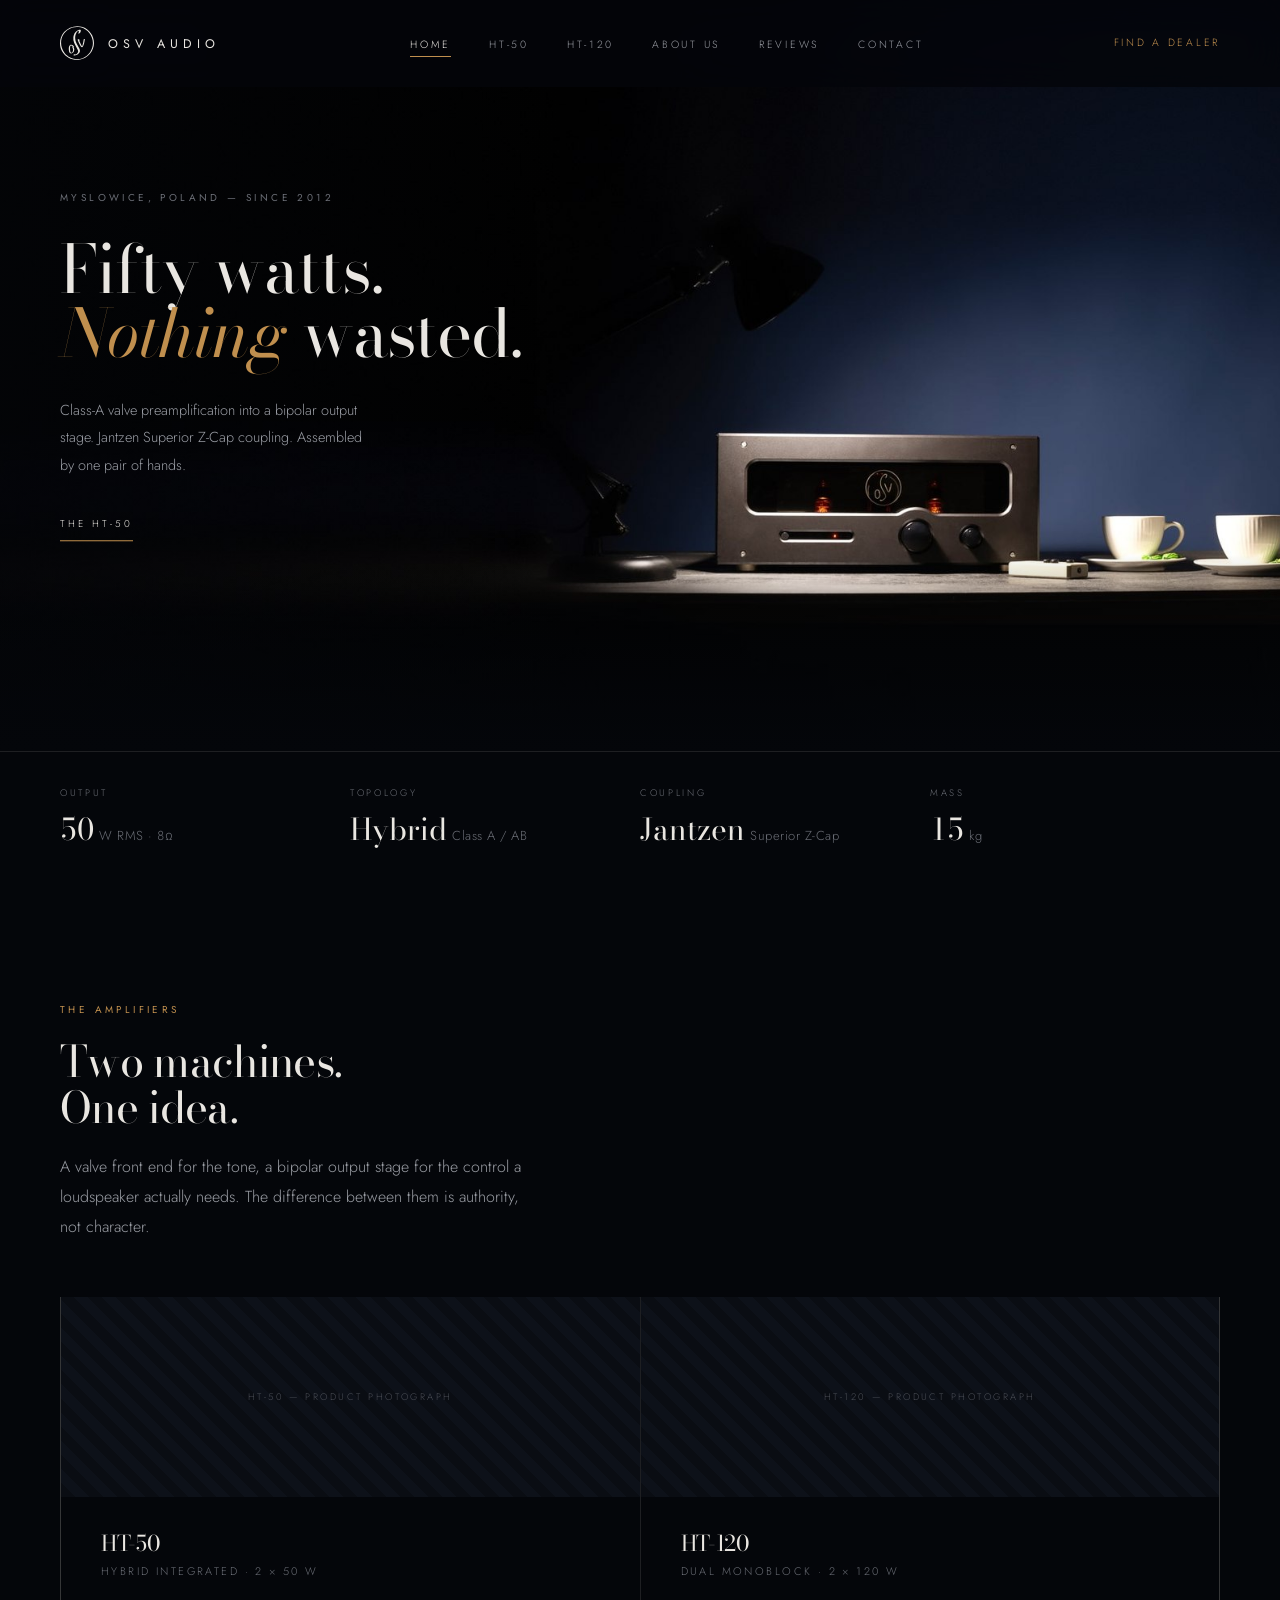
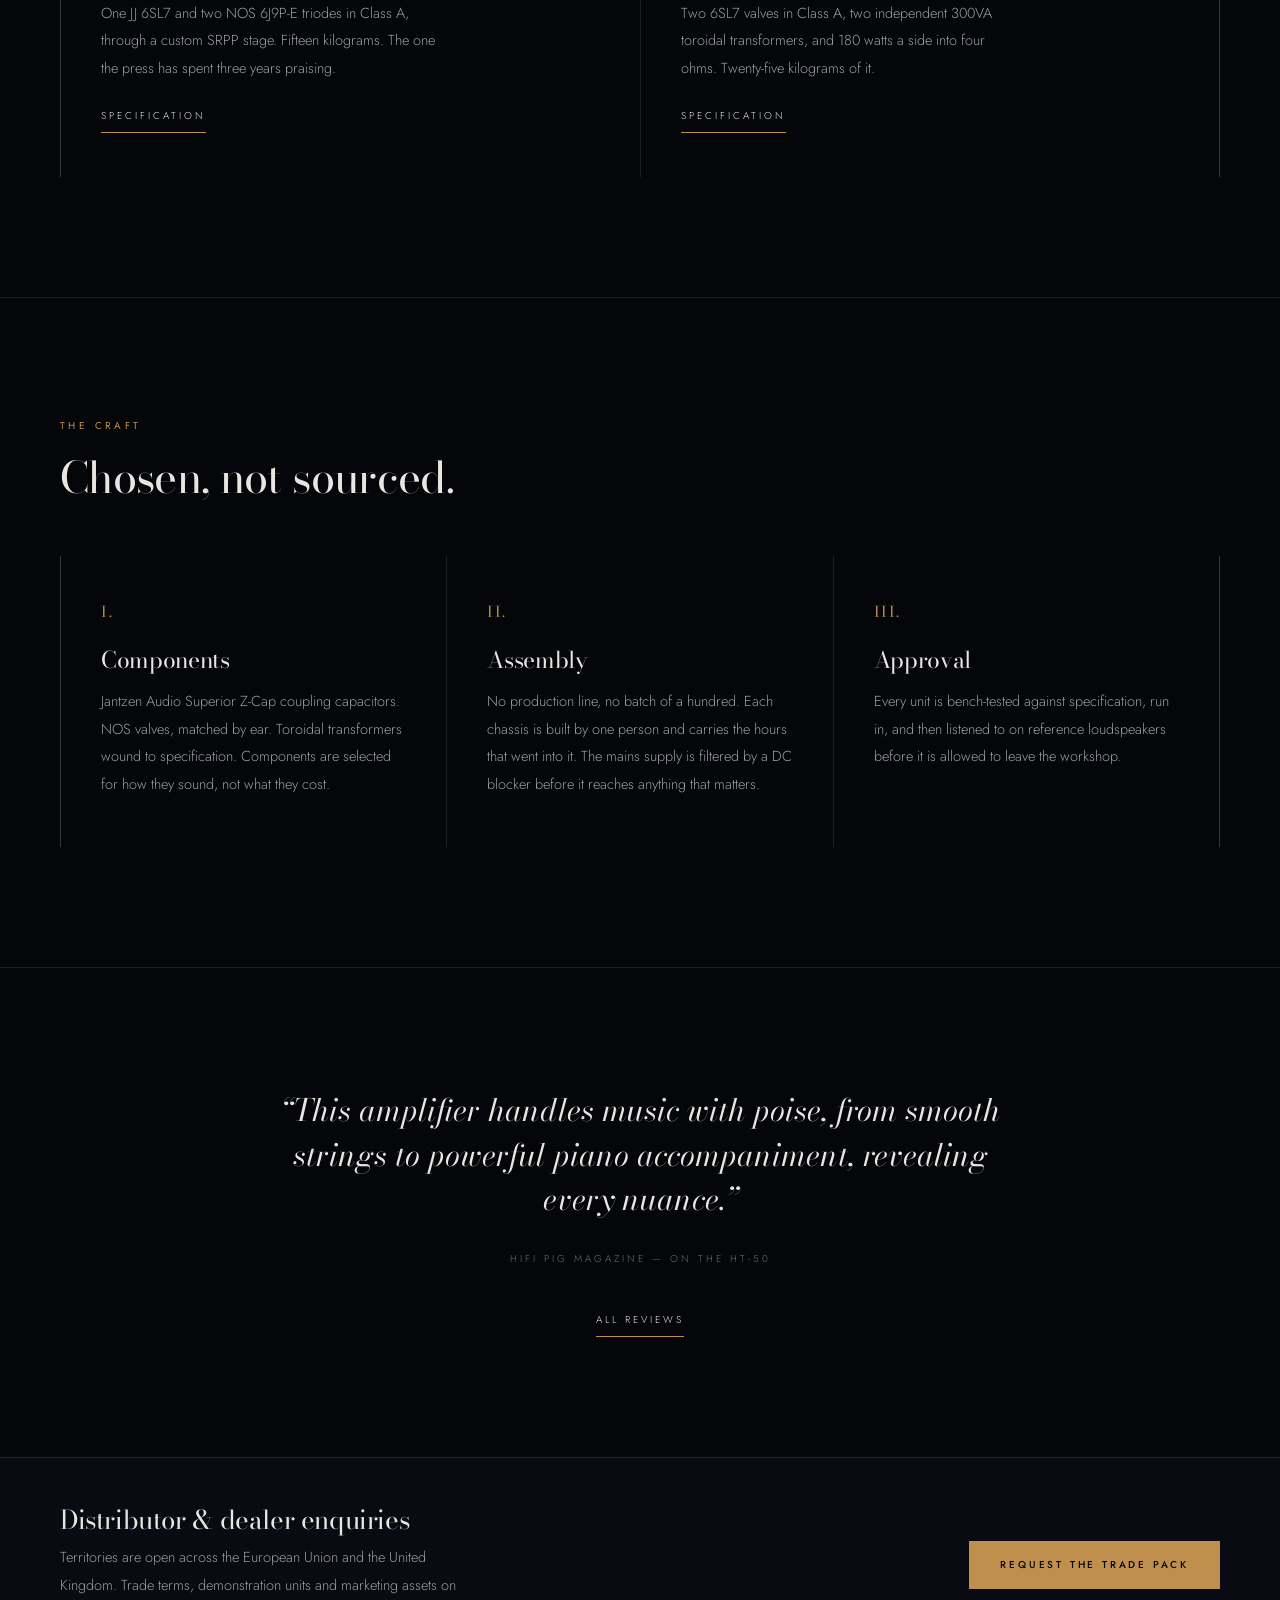
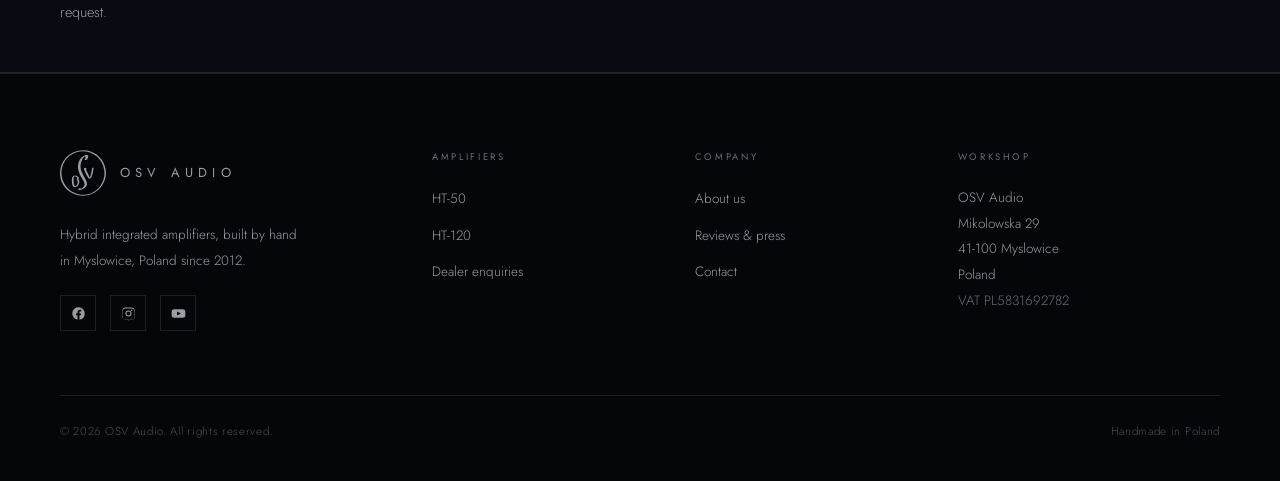
<file: index.html>
<!DOCTYPE html>
<html lang="en">
<head>
<meta charset="utf-8">
<meta name="viewport" content="width=device-width, initial-scale=1">
<title>OSV Audio — Hybrid integrated amplifiers, handmade in Poland</title>
<meta name="description" content="OSV Audio builds hybrid integrated amplifiers by hand in Myslowice, Poland. Class-A valve preamplification, bipolar output. The HT-50 and HT-120.">
<meta property="og:title" content="OSV Audio — Hybrid integrated amplifiers, handmade in Poland">
<meta property="og:description" content="OSV Audio builds hybrid integrated amplifiers by hand in Myslowice, Poland. Class-A valve preamplification, bipolar output. The HT-50 and HT-120.">
<meta property="og:type" content="website">
<meta property="og:image" content="https://osv-audio.com/assets/img/fb/osv-fb-home.jpg">
<link rel="icon" href="assets/img/logo_osv_light.svg">
<link rel="mask-icon" href="assets/img/logo_osv_mark.svg" color="#c08f4e">
<link rel="preconnect" href="https://fonts.googleapis.com">
<link rel="preconnect" href="https://fonts.gstatic.com" crossorigin>
<link href="https://fonts.googleapis.com/css2?family=Bodoni+Moda:ital,opsz,wght@0,6..96,400;0,6..96,500;1,6..96,400&family=Jost:wght@200;300;400;500&display=swap" rel="stylesheet">
<link rel="stylesheet" href="assets/css/site.css">
</head>
<body>

<header class="site-head">
  <div class="inner">
    <a class="brandmark" href="index.html" aria-label="OSV Audio — home">
      <svg class="mark" viewBox="0 0 297.922 294.747" aria-hidden="true" focusable="false"><path fill="currentColor" d="M132.801,102.629c0.367-16.028,4.488-32.955,12.968-46.664c3.123-5.065,11.978-18.393,17.351-14.547 c6.79,4.854-1.162,16.741-4.642,21.653c-0.806,1.122,13.767,0.854,16.595-3.139c4.276-5.992,13.074-21.903,3.797-27.677 c-5.991-3.732-19.872,2.227-25.237,4.748c-22.832,10.734-33.434,34.924-36.694,58.771c-4.88,35.646,13.748,64.509,30.198,94.407 c5.39,9.805,12.789,22.106,11.878,33.824c-0.586,7.619-20.74,31.645-24.482,23.327c-1.683-3.74-18.025,1.967-16.872,4.512 c5.912,13.18,34.214-2.854,41.111-7.748c18.627-13.188,20.018-28.296,10.554-48.225 C154.933,165.568,131.962,137.989,132.801,102.629z"/><path fill="currentColor" d="M207.548,116.133c-2.748,17.278-5.286,34.922-10.293,51.729c-0.651,2.188-2.384,5.192-3.413,7.853 c-0.667-0.7-1.231-1.296-1.337-1.429c-2.656-3.276-16.563-31.716-23.971-47.157c1.839-0.662,3.287-1.635,3.182-2.75 c-0.732-7.61-5.717-14.196-13.677-8.961c-4.977,3.27-3.374,6.017-1.414,10.83c6.961,17.125,14.185,36.768,25.88,51.298 c24.619,30.571,34.263-57.037,35.239-63.152C218.158,111.726,207.962,113.506,207.548,116.133z"/><path fill="currentColor" d="M118.245,184.405c2.564-0.712,4.842-2.276,4.295-3.959c-4.458-13.643-23.866-22.505-36.263-13.504 c-13.1,9.513-9.262,39.378-7.172,53.005c2.513,16.505,15.099,24.514,30.221,15.375C124.816,225.983,131.24,198.289,118.245,184.405 z M108.409,227.501c-13.253,13.399-18.481-4.245-19.553-14.864c-0.896-9.043-1.164-18.375-0.417-27.433 c0.409-5.008,1.317-14.546,7.529-16.025c6.212-1.479,14.604,8.944,16.254,14.024c0,0.002,0.002,0.002,0.002,0.005 c-3.086,0.833-5.931,2.836-4.319,4.395C116.435,195.871,117.19,218.631,108.409,227.501z"/><path fill="currentColor" d="M198.848,8.025C141.534-11.814,75.413,6.001,35.751,51.841C-5.357,99.344-11.805,169.414,20.53,223.42 c31.776,53.044,95.035,80.169,155.469,68.745c69.829-13.197,120.832-74.43,121.923-145.257 C296.962,84.552,258.275,28.604,198.848,8.025z M198.1,280.018c-56.25,21.181-121.132,1.83-158.176-45.005 C4.611,190.359-0.682,127.027,27.175,77.276c29.773-53.184,92.088-81.43,151.656-67.641 c64.086,14.823,108.651,73.112,109.643,138.207C287.597,205.791,253.104,259.301,198.1,280.018z"/></svg>
      <span class="wordmark">OSV Audio</span>
    </a>
    <nav class="site-nav" id="nav">
      <ul>
        <li><a href="index.html" aria-current="page">Home</a></li>
        <li><a href="ht-50.html">HT-50</a></li>
        <li><a href="ht-120.html">HT-120</a></li>
        <li><a href="about.html">About us</a></li>
        <li><a href="reviews.html">Reviews</a></li>
        <li><a href="contact.html">Contact</a></li>
      </ul>
    </nav>
    <a class="head-cta" href="contact.html#dealers">Find a dealer</a>
    <button class="nav-toggle" aria-label="Menu" aria-expanded="false" aria-controls="nav">
      <span></span><span></span><span></span>
    </button>
  </div>
</header>

<main>

<section class="hero">
  <img class="hero__img" src="assets/img/hero-stealth.jpg"
       alt="OSV HT-50 Stealth amplifier, valves lit, in a listening room"
       data-ph="Hero photograph — HT-50 Stealth">
  <div class="hero__copy">
    <div class="eyebrow">Myslowice, Poland — since 2012</div>
    <h1>Fifty watts.<br><em class="brass">Nothing</em> wasted.</h1>
    <p>Class-A valve preamplification into a bipolar output stage.
       Jantzen Superior Z-Cap coupling. Assembled by one pair of hands.</p>
    <a class="link" href="ht-50.html">The HT-50</a>
  </div>
</section>

<dl class="strip">
  <div><dt>Output</dt><dd class="tnum">50<em>W RMS · 8Ω</em></dd></div>
  <div><dt>Topology</dt><dd>Hybrid<em>Class A / AB</em></dd></div>
  <div><dt>Coupling</dt><dd>Jantzen<em>Superior Z-Cap</em></dd></div>
  <div><dt>Mass</dt><dd class="tnum">15<em>kg</em></dd></div>
</dl>

<section class="section">
  <div class="wrap">
    <div class="section__head reveal">
      <div class="eyebrow eyebrow--brass">The amplifiers</div>
      <h2>Two machines.<br>One idea.</h2>
      <p class="lede" style="margin-top:22px">A valve front end for the tone, a bipolar output stage for
      the control a loudspeaker actually needs. The difference between them is authority, not character.</p>
    </div>
  </div>

  <div class="pair reveal">
    <article>
      <figure>
        <img src="https://osv-audio.com/assets/gallery/amp-1/osv-amp-1-05.jpg" alt="OSV HT-50 hybrid integrated amplifier"
             data-ph="HT-50 — product photograph">
      </figure>
      <div class="body">
        <h3>HT-50</h3>
        <div class="sub">Hybrid integrated · 2 × 50 W</div>
        <p>One JJ 6SL7 and two NOS 6J9P-E triodes in Class A, through a custom SRPP stage.
           Fifteen kilograms. The one the press has spent three years praising.</p>
        <a class="link" href="ht-50.html">Specification</a>
      </div>
    </article>

    <article>
      <figure>
        <img src="https://osv-audio.com/assets/img/pages/osv-amp-ht-120-page-01.jpg" alt="OSV HT-120 hybrid integrated amplifier"
             data-ph="HT-120 — product photograph">
      </figure>
      <div class="body">
        <h3>HT-120</h3>
        <div class="sub">Dual monoblock · 2 × 120 W</div>
        <p>Two 6SL7 valves in Class A, two independent 300VA toroidal transformers,
           and 180 watts a side into four ohms. Twenty-five kilograms of it.</p>
        <a class="link" href="ht-120.html">Specification</a>
      </div>
    </article>
  </div>
</section>

<hr class="rule">

<section class="section">
  <div class="wrap">
    <div class="section__head reveal">
      <div class="eyebrow eyebrow--brass">The craft</div>
      <h2>Chosen, not sourced.</h2>
    </div>
  </div>
  <div class="cols reveal">
    <div>
      <div class="num">I.</div>
      <h3>Components</h3>
      <p>Jantzen Audio Superior Z-Cap coupling capacitors. NOS valves, matched by ear.
         Toroidal transformers wound to specification. Components are selected for how
         they sound, not what they cost.</p>
    </div>
    <div>
      <div class="num">II.</div>
      <h3>Assembly</h3>
      <p>No production line, no batch of a hundred. Each chassis is built by one person
         and carries the hours that went into it. The mains supply is filtered by a DC
         blocker before it reaches anything that matters.</p>
    </div>
    <div>
      <div class="num">III.</div>
      <h3>Approval</h3>
      <p>Every unit is bench-tested against specification, run in, and then listened to
         on reference loudspeakers before it is allowed to leave the workshop.</p>
    </div>
  </div>
</section>

<hr class="rule">

<section class="section">
  <div class="pull reveal">
    <blockquote>“This amplifier handles music with poise, from smooth strings to
    powerful piano accompaniment, revealing every nuance.”</blockquote>
    <cite>HiFi Pig Magazine — on the HT-50</cite>
    <div style="margin-top:38px"><a class="link" href="reviews.html">All reviews</a></div>
  </div>
</section>

<section class="band">
  <div class="inner">
    <div>
      <h3>Distributor &amp; dealer enquiries</h3>
      <p>Territories are open across the European Union and the United Kingdom.
         Trade terms, demonstration units and marketing assets on request.</p>
    </div>
    <a class="btn btn--solid" href="contact.html#dealers">Request the trade pack</a>
  </div>
</section>
</main>

<footer class="site-foot">
  <div class="wrap">
    <div class="foot-grid">
      <div class="foot-brand">
        <a class="brandmark brandmark--foot" href="index.html" aria-label="OSV Audio">
          <svg class="mark" viewBox="0 0 297.922 294.747" aria-hidden="true" focusable="false"><path fill="currentColor" d="M132.801,102.629c0.367-16.028,4.488-32.955,12.968-46.664c3.123-5.065,11.978-18.393,17.351-14.547 c6.79,4.854-1.162,16.741-4.642,21.653c-0.806,1.122,13.767,0.854,16.595-3.139c4.276-5.992,13.074-21.903,3.797-27.677 c-5.991-3.732-19.872,2.227-25.237,4.748c-22.832,10.734-33.434,34.924-36.694,58.771c-4.88,35.646,13.748,64.509,30.198,94.407 c5.39,9.805,12.789,22.106,11.878,33.824c-0.586,7.619-20.74,31.645-24.482,23.327c-1.683-3.74-18.025,1.967-16.872,4.512 c5.912,13.18,34.214-2.854,41.111-7.748c18.627-13.188,20.018-28.296,10.554-48.225 C154.933,165.568,131.962,137.989,132.801,102.629z"/><path fill="currentColor" d="M207.548,116.133c-2.748,17.278-5.286,34.922-10.293,51.729c-0.651,2.188-2.384,5.192-3.413,7.853 c-0.667-0.7-1.231-1.296-1.337-1.429c-2.656-3.276-16.563-31.716-23.971-47.157c1.839-0.662,3.287-1.635,3.182-2.75 c-0.732-7.61-5.717-14.196-13.677-8.961c-4.977,3.27-3.374,6.017-1.414,10.83c6.961,17.125,14.185,36.768,25.88,51.298 c24.619,30.571,34.263-57.037,35.239-63.152C218.158,111.726,207.962,113.506,207.548,116.133z"/><path fill="currentColor" d="M118.245,184.405c2.564-0.712,4.842-2.276,4.295-3.959c-4.458-13.643-23.866-22.505-36.263-13.504 c-13.1,9.513-9.262,39.378-7.172,53.005c2.513,16.505,15.099,24.514,30.221,15.375C124.816,225.983,131.24,198.289,118.245,184.405 z M108.409,227.501c-13.253,13.399-18.481-4.245-19.553-14.864c-0.896-9.043-1.164-18.375-0.417-27.433 c0.409-5.008,1.317-14.546,7.529-16.025c6.212-1.479,14.604,8.944,16.254,14.024c0,0.002,0.002,0.002,0.002,0.005 c-3.086,0.833-5.931,2.836-4.319,4.395C116.435,195.871,117.19,218.631,108.409,227.501z"/><path fill="currentColor" d="M198.848,8.025C141.534-11.814,75.413,6.001,35.751,51.841C-5.357,99.344-11.805,169.414,20.53,223.42 c31.776,53.044,95.035,80.169,155.469,68.745c69.829-13.197,120.832-74.43,121.923-145.257 C296.962,84.552,258.275,28.604,198.848,8.025z M198.1,280.018c-56.25,21.181-121.132,1.83-158.176-45.005 C4.611,190.359-0.682,127.027,27.175,77.276c29.773-53.184,92.088-81.43,151.656-67.641 c64.086,14.823,108.651,73.112,109.643,138.207C287.597,205.791,253.104,259.301,198.1,280.018z"/></svg>
          <span class="wordmark">OSV Audio</span>
        </a>
        <p>Hybrid integrated amplifiers, built by hand in Myslowice, Poland since 2012.</p>
        <div class="socials">
          <a href="https://www.facebook.com/osvaudio/" target="_blank" rel="noopener" aria-label="Facebook">
            <svg viewBox="0 0 24 24"><path d="M22 12a10 10 0 1 0-11.6 9.9v-7H7.9V12h2.5V9.8c0-2.5 1.5-3.9 3.8-3.9 1.1 0 2.2.2 2.2.2v2.5h-1.3c-1.2 0-1.6.8-1.6 1.6V12h2.8l-.4 2.9h-2.4v7A10 10 0 0 0 22 12Z"/></svg>
          </a>
          <a href="https://www.instagram.com/" target="_blank" rel="noopener" aria-label="Instagram">
            <svg viewBox="0 0 24 24"><path d="M12 2.2c3.2 0 3.6 0 4.9.1 1.2.1 1.8.3 2.2.4.6.2 1 .5 1.4.9.4.4.7.8.9 1.4.2.4.4 1 .4 2.2.1 1.3.1 1.7.1 4.9s0 3.6-.1 4.9c-.1 1.2-.3 1.8-.4 2.2-.2.6-.5 1-.9 1.4-.4.4-.8.7-1.4.9-.4.2-1 .4-2.2.4-1.3.1-1.7.1-4.9.1s-3.6 0-4.9-.1c-1.2-.1-1.8-.3-2.2-.4-.6-.2-1-.5-1.4-.9-.4-.4-.7-.8-.9-1.4-.2-.4-.4-1-.4-2.2C2.2 15.6 2.2 15.2 2.2 12s0-3.6.1-4.9c.1-1.2.3-1.8.4-2.2.2-.6.5-1 .9-1.4.4-.4.8-.7 1.4-.9.4-.2 1-.4 2.2-.4C8.4 2.2 8.8 2.2 12 2.2Zm0 1.8c-3.1 0-3.5 0-4.7.1-1.1.1-1.7.2-2.1.4-.5.2-.9.4-1.2.8-.4.3-.6.7-.8 1.2-.2.4-.3 1-.4 2.1-.1 1.2-.1 1.6-.1 4.7s0 3.5.1 4.7c.1 1.1.2 1.7.4 2.1.2.5.4.9.8 1.2.3.4.7.6 1.2.8.4.2 1 .3 2.1.4 1.2.1 1.6.1 4.7.1s3.5 0 4.7-.1c1.1-.1 1.7-.2 2.1-.4.5-.2.9-.4 1.2-.8.4-.3.6-.7.8-1.2.2-.4.3-1 .4-2.1.1-1.2.1-1.6.1-4.7s0-3.5-.1-4.7c-.1-1.1-.2-1.7-.4-2.1-.2-.5-.4-.9-.8-1.2-.3-.4-.7-.6-1.2-.8-.4-.2-1-.3-2.1-.4-1.2-.1-1.6-.1-4.7-.1Zm0 3.1a4.9 4.9 0 1 1 0 9.8 4.9 4.9 0 0 1 0-9.8Zm0 8.1a3.2 3.2 0 1 0 0-6.4 3.2 3.2 0 0 0 0 6.4Zm6.2-8.3a1.15 1.15 0 1 1-2.3 0 1.15 1.15 0 0 1 2.3 0Z"/></svg>
          </a>
          <a href="https://www.youtube.com/" target="_blank" rel="noopener" aria-label="YouTube">
            <svg viewBox="0 0 24 24"><path d="M23 12s0-3.2-.4-4.7a2.5 2.5 0 0 0-1.8-1.8C19.3 5.1 12 5.1 12 5.1s-7.3 0-8.8.4a2.5 2.5 0 0 0-1.8 1.8C1 8.8 1 12 1 12s0 3.2.4 4.7c.2.9.9 1.6 1.8 1.8 1.5.4 8.8.4 8.8.4s7.3 0 8.8-.4a2.5 2.5 0 0 0 1.8-1.8C23 15.2 23 12 23 12ZM9.7 15.3V8.7l6.1 3.3-6.1 3.3Z"/></svg>
          </a>
        </div>
      </div>

      <div>
        <h4>Amplifiers</h4>
        <ul>
          <li><a href="ht-50.html">HT-50</a></li>
          <li><a href="ht-120.html">HT-120</a></li>
          <li><a href="contact.html#dealers">Dealer enquiries</a></li>
        </ul>
      </div>

      <div>
        <h4>Company</h4>
        <ul>
          <li><a href="about.html">About us</a></li>
          <li><a href="reviews.html">Reviews &amp; press</a></li>
          <li><a href="contact.html">Contact</a></li>
        </ul>
      </div>

      <div>
        <h4>Workshop</h4>
        <address>
          OSV Audio<br>
          Mikolowska 29<br>
          41-100 Myslowice<br>
          Poland<br>
          <span style="color:var(--ink-3)">VAT PL5831692782</span>
        </address>
      </div>
    </div>

    <div class="foot-base">
      <span>© 2026 OSV Audio. All rights reserved.</span>
      <span>Handmade in Poland</span>
    </div>
  </div>
</footer>

<script src="assets/js/site.js"></script>
</body>
</html>
</file>
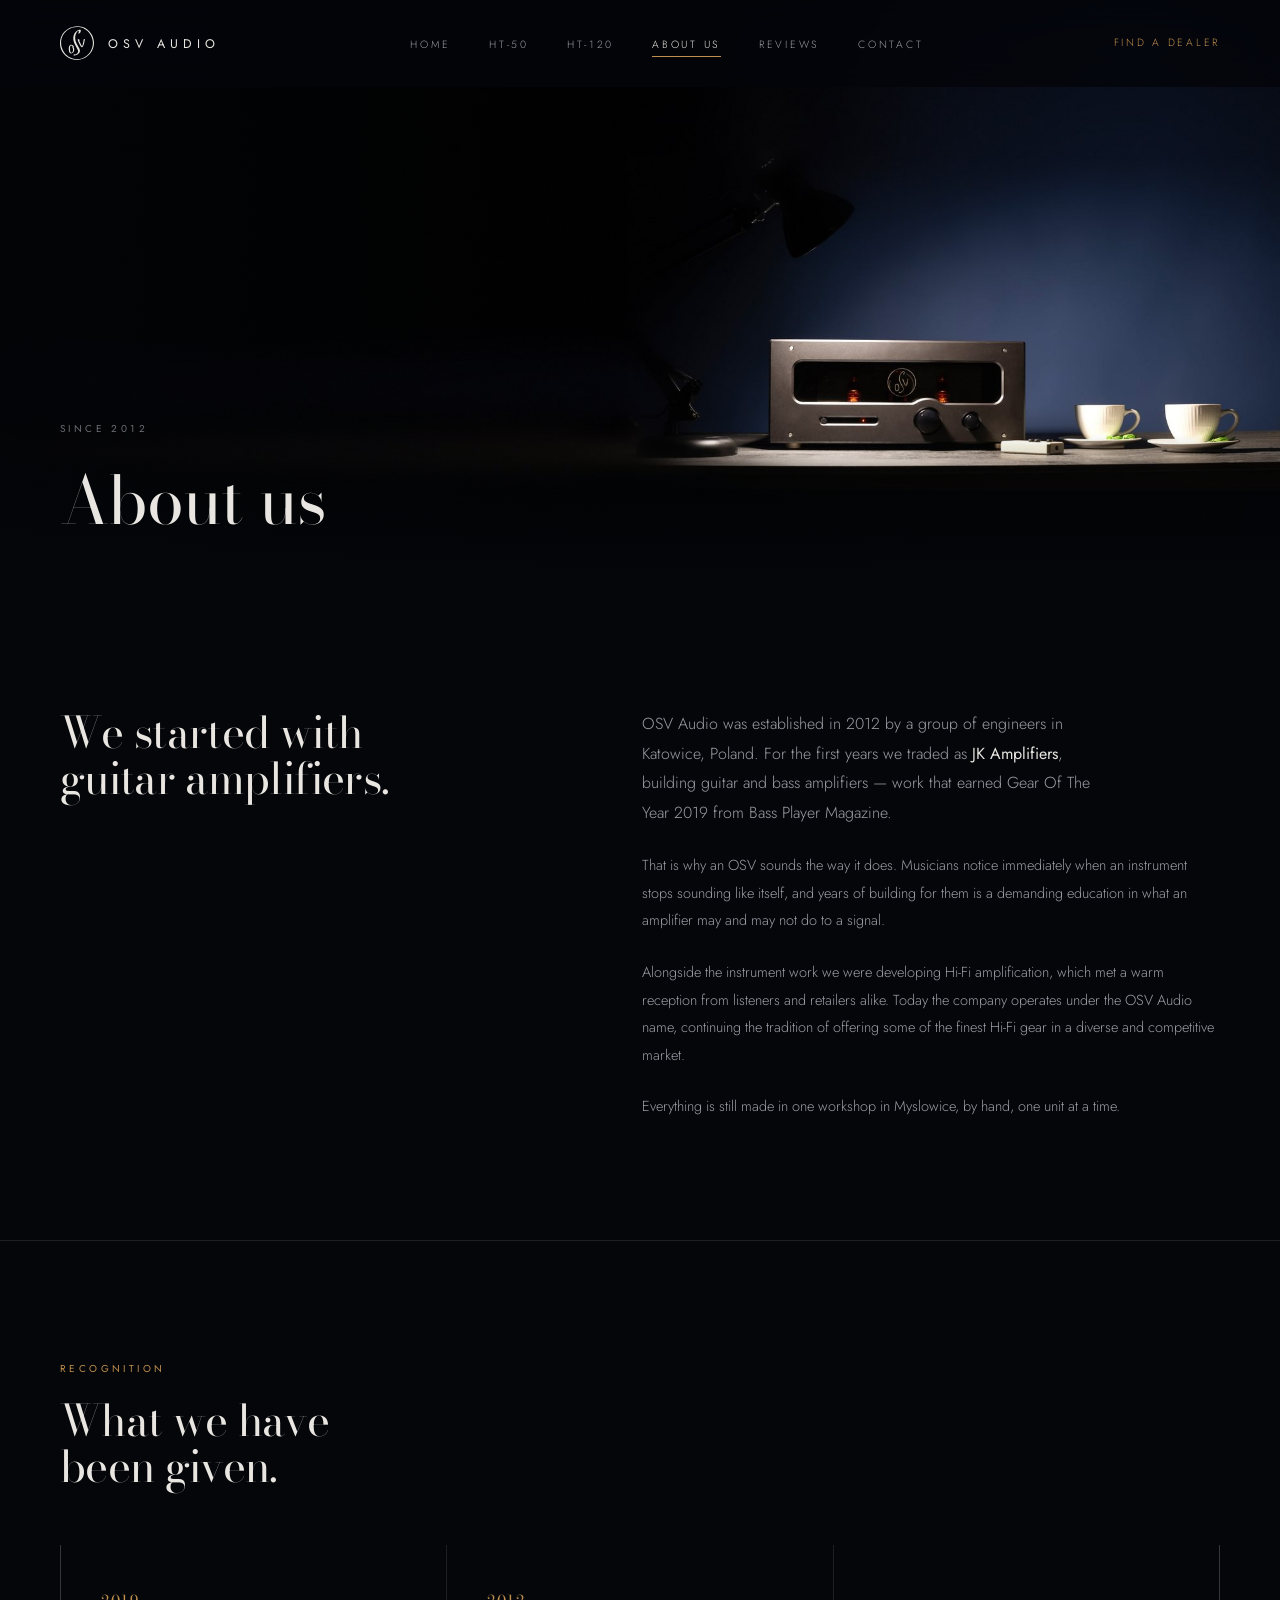
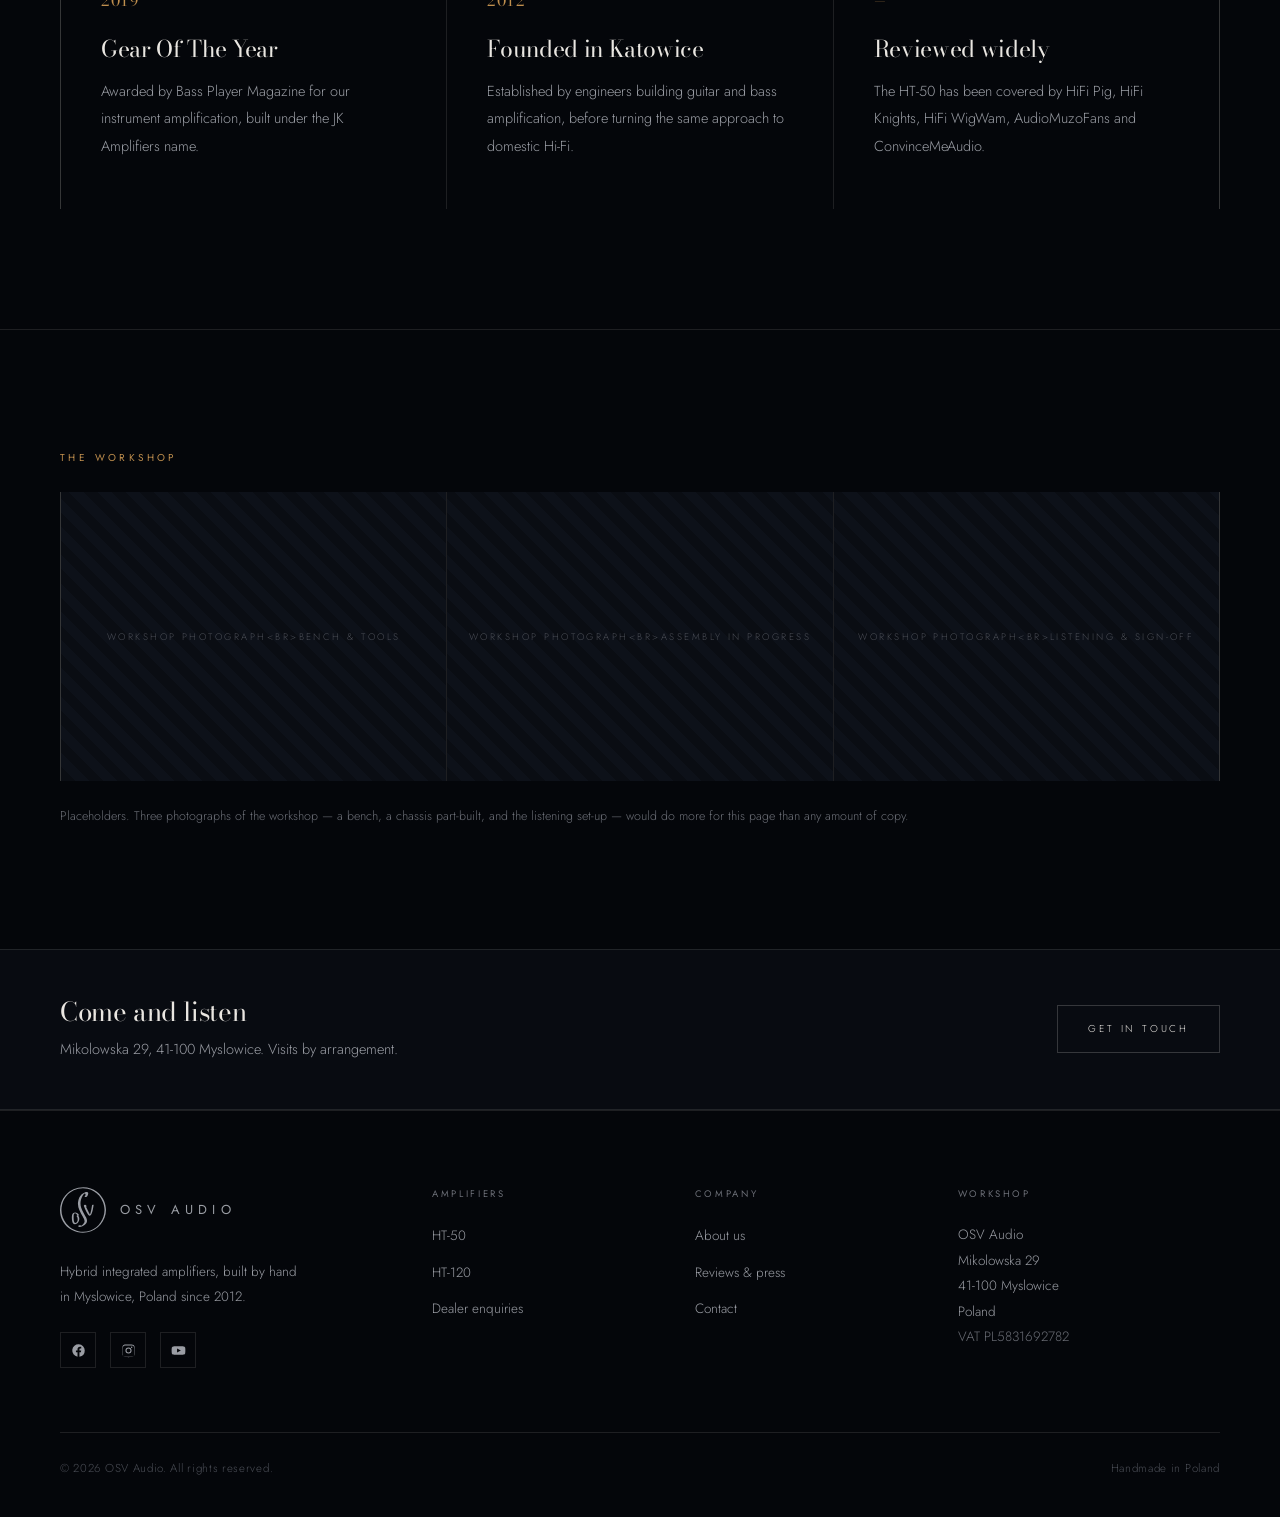
<file: about.html>
<!DOCTYPE html>
<html lang="en">
<head>
<meta charset="utf-8">
<meta name="viewport" content="width=device-width, initial-scale=1">
<title>About us — OSV Audio</title>
<meta name="description" content="OSV Audio was founded in 2012 in Katowice, Poland, as JK Amplifiers — building guitar and bass amplifiers before turning to Hi-Fi.">
<meta property="og:title" content="About us — OSV Audio">
<meta property="og:description" content="OSV Audio was founded in 2012 in Katowice, Poland, as JK Amplifiers — building guitar and bass amplifiers before turning to Hi-Fi.">
<meta property="og:type" content="website">
<meta property="og:image" content="https://osv-audio.com/assets/img/fb/osv-fb-about-us.jpg">
<link rel="icon" href="assets/img/logo_osv_light.svg">
<link rel="mask-icon" href="assets/img/logo_osv_mark.svg" color="#c08f4e">
<link rel="preconnect" href="https://fonts.googleapis.com">
<link rel="preconnect" href="https://fonts.gstatic.com" crossorigin>
<link href="https://fonts.googleapis.com/css2?family=Bodoni+Moda:ital,opsz,wght@0,6..96,400;0,6..96,500;1,6..96,400&family=Jost:wght@200;300;400;500&display=swap" rel="stylesheet">
<link rel="stylesheet" href="assets/css/site.css">
</head>
<body>

<header class="site-head">
  <div class="inner">
    <a class="brandmark" href="index.html" aria-label="OSV Audio — home">
      <svg class="mark" viewBox="0 0 297.922 294.747" aria-hidden="true" focusable="false"><path fill="currentColor" d="M132.801,102.629c0.367-16.028,4.488-32.955,12.968-46.664c3.123-5.065,11.978-18.393,17.351-14.547 c6.79,4.854-1.162,16.741-4.642,21.653c-0.806,1.122,13.767,0.854,16.595-3.139c4.276-5.992,13.074-21.903,3.797-27.677 c-5.991-3.732-19.872,2.227-25.237,4.748c-22.832,10.734-33.434,34.924-36.694,58.771c-4.88,35.646,13.748,64.509,30.198,94.407 c5.39,9.805,12.789,22.106,11.878,33.824c-0.586,7.619-20.74,31.645-24.482,23.327c-1.683-3.74-18.025,1.967-16.872,4.512 c5.912,13.18,34.214-2.854,41.111-7.748c18.627-13.188,20.018-28.296,10.554-48.225 C154.933,165.568,131.962,137.989,132.801,102.629z"/><path fill="currentColor" d="M207.548,116.133c-2.748,17.278-5.286,34.922-10.293,51.729c-0.651,2.188-2.384,5.192-3.413,7.853 c-0.667-0.7-1.231-1.296-1.337-1.429c-2.656-3.276-16.563-31.716-23.971-47.157c1.839-0.662,3.287-1.635,3.182-2.75 c-0.732-7.61-5.717-14.196-13.677-8.961c-4.977,3.27-3.374,6.017-1.414,10.83c6.961,17.125,14.185,36.768,25.88,51.298 c24.619,30.571,34.263-57.037,35.239-63.152C218.158,111.726,207.962,113.506,207.548,116.133z"/><path fill="currentColor" d="M118.245,184.405c2.564-0.712,4.842-2.276,4.295-3.959c-4.458-13.643-23.866-22.505-36.263-13.504 c-13.1,9.513-9.262,39.378-7.172,53.005c2.513,16.505,15.099,24.514,30.221,15.375C124.816,225.983,131.24,198.289,118.245,184.405 z M108.409,227.501c-13.253,13.399-18.481-4.245-19.553-14.864c-0.896-9.043-1.164-18.375-0.417-27.433 c0.409-5.008,1.317-14.546,7.529-16.025c6.212-1.479,14.604,8.944,16.254,14.024c0,0.002,0.002,0.002,0.002,0.005 c-3.086,0.833-5.931,2.836-4.319,4.395C116.435,195.871,117.19,218.631,108.409,227.501z"/><path fill="currentColor" d="M198.848,8.025C141.534-11.814,75.413,6.001,35.751,51.841C-5.357,99.344-11.805,169.414,20.53,223.42 c31.776,53.044,95.035,80.169,155.469,68.745c69.829-13.197,120.832-74.43,121.923-145.257 C296.962,84.552,258.275,28.604,198.848,8.025z M198.1,280.018c-56.25,21.181-121.132,1.83-158.176-45.005 C4.611,190.359-0.682,127.027,27.175,77.276c29.773-53.184,92.088-81.43,151.656-67.641 c64.086,14.823,108.651,73.112,109.643,138.207C287.597,205.791,253.104,259.301,198.1,280.018z"/></svg>
      <span class="wordmark">OSV Audio</span>
    </a>
    <nav class="site-nav" id="nav">
      <ul>
        <li><a href="index.html">Home</a></li>
        <li><a href="ht-50.html">HT-50</a></li>
        <li><a href="ht-120.html">HT-120</a></li>
        <li><a href="about.html" aria-current="page">About us</a></li>
        <li><a href="reviews.html">Reviews</a></li>
        <li><a href="contact.html">Contact</a></li>
      </ul>
    </nav>
    <a class="head-cta" href="contact.html#dealers">Find a dealer</a>
    <button class="nav-toggle" aria-label="Menu" aria-expanded="false" aria-controls="nav">
      <span></span><span></span><span></span>
    </button>
  </div>
</header>

<main>

<section class="hero hero--page">
  <img class="hero__img" src="assets/img/hero-stealth.jpg" style="object-position:24% 56%"
       alt="OSV amplifier in the listening room" data-ph="Workshop photograph — awaiting re-shoot">
  <div class="hero__copy">
    <div class="eyebrow">Since 2012</div>
    <h1>About us</h1>
  </div>
</section>

<section class="section">
  <div class="wrap">
    <div class="two two--wide reveal">
      <div>
        <h2>We started with<br>guitar amplifiers.</h2>
      </div>
      <div>
        <p class="lede">OSV Audio was established in 2012 by a group of engineers in Katowice, Poland.
        For the first years we traded as <strong style="color:var(--ink);font-weight:400">JK Amplifiers</strong>,
        building guitar and bass amplifiers — work that earned Gear Of The Year 2019 from
        Bass Player Magazine.</p>

        <p style="margin-top:24px">That is why an OSV sounds the way it does. Musicians notice immediately
        when an instrument stops sounding like itself, and years of building for them is a
        demanding education in what an amplifier may and may not do to a signal.</p>

        <p style="margin-top:24px">Alongside the instrument work we were developing Hi-Fi amplification,
        which met a warm reception from listeners and retailers alike. Today the company
        operates under the OSV Audio name, continuing the tradition of offering some of the
        finest Hi-Fi gear in a diverse and competitive market.</p>

        <p style="margin-top:24px">Everything is still made in one workshop in Myslowice, by hand,
        one unit at a time.</p>
      </div>
    </div>
  </div>
</section>

<hr class="rule">

<section class="section">
  <div class="wrap">
    <div class="section__head reveal">
      <div class="eyebrow eyebrow--brass">Recognition</div>
      <h2>What we have<br>been given.</h2>
    </div>
  </div>
  <div class="cols reveal">
    <div>
      <div class="num">2019</div>
      <h3>Gear Of The Year</h3>
      <p>Awarded by Bass Player Magazine for our instrument amplification, built under the
         JK Amplifiers name.</p>
    </div>
    <div>
      <div class="num">2012</div>
      <h3>Founded in Katowice</h3>
      <p>Established by engineers building guitar and bass amplification, before turning the
         same approach to domestic Hi-Fi.</p>
    </div>
    <div>
      <div class="num">—</div>
      <h3>Reviewed widely</h3>
      <p>The HT-50 has been covered by HiFi Pig, HiFi Knights, HiFi WigWam, AudioMuzoFans
         and ConvinceMeAudio.</p>
    </div>
  </div>
</section>

<hr class="rule">

<section class="section">
  <div class="wrap">
    <div class="eyebrow eyebrow--brass" style="margin-bottom:26px">The workshop</div>
    <div class="gallery gallery--3 reveal">
      <figure><img src="" alt="Workshop — bench" data-ph="Workshop photograph<br>bench &amp; tools"></figure>
      <figure><img src="" alt="Workshop — assembly" data-ph="Workshop photograph<br>assembly in progress"></figure>
      <figure><img src="" alt="Workshop — listening" data-ph="Workshop photograph<br>listening &amp; sign-off"></figure>
    </div>
    <p style="margin-top:24px;color:var(--ink-3);font-size:12.5px">
      Placeholders. Three photographs of the workshop — a bench, a chassis part-built, and the
      listening set-up — would do more for this page than any amount of copy.
    </p>
  </div>
</section>

<section class="band">
  <div class="inner">
    <div>
      <h3>Come and listen</h3>
      <p>Mikolowska 29, 41-100 Myslowice. Visits by arrangement.</p>
    </div>
    <a class="btn" href="contact.html">Get in touch</a>
  </div>
</section>
</main>

<footer class="site-foot">
  <div class="wrap">
    <div class="foot-grid">
      <div class="foot-brand">
        <a class="brandmark brandmark--foot" href="index.html" aria-label="OSV Audio">
          <svg class="mark" viewBox="0 0 297.922 294.747" aria-hidden="true" focusable="false"><path fill="currentColor" d="M132.801,102.629c0.367-16.028,4.488-32.955,12.968-46.664c3.123-5.065,11.978-18.393,17.351-14.547 c6.79,4.854-1.162,16.741-4.642,21.653c-0.806,1.122,13.767,0.854,16.595-3.139c4.276-5.992,13.074-21.903,3.797-27.677 c-5.991-3.732-19.872,2.227-25.237,4.748c-22.832,10.734-33.434,34.924-36.694,58.771c-4.88,35.646,13.748,64.509,30.198,94.407 c5.39,9.805,12.789,22.106,11.878,33.824c-0.586,7.619-20.74,31.645-24.482,23.327c-1.683-3.74-18.025,1.967-16.872,4.512 c5.912,13.18,34.214-2.854,41.111-7.748c18.627-13.188,20.018-28.296,10.554-48.225 C154.933,165.568,131.962,137.989,132.801,102.629z"/><path fill="currentColor" d="M207.548,116.133c-2.748,17.278-5.286,34.922-10.293,51.729c-0.651,2.188-2.384,5.192-3.413,7.853 c-0.667-0.7-1.231-1.296-1.337-1.429c-2.656-3.276-16.563-31.716-23.971-47.157c1.839-0.662,3.287-1.635,3.182-2.75 c-0.732-7.61-5.717-14.196-13.677-8.961c-4.977,3.27-3.374,6.017-1.414,10.83c6.961,17.125,14.185,36.768,25.88,51.298 c24.619,30.571,34.263-57.037,35.239-63.152C218.158,111.726,207.962,113.506,207.548,116.133z"/><path fill="currentColor" d="M118.245,184.405c2.564-0.712,4.842-2.276,4.295-3.959c-4.458-13.643-23.866-22.505-36.263-13.504 c-13.1,9.513-9.262,39.378-7.172,53.005c2.513,16.505,15.099,24.514,30.221,15.375C124.816,225.983,131.24,198.289,118.245,184.405 z M108.409,227.501c-13.253,13.399-18.481-4.245-19.553-14.864c-0.896-9.043-1.164-18.375-0.417-27.433 c0.409-5.008,1.317-14.546,7.529-16.025c6.212-1.479,14.604,8.944,16.254,14.024c0,0.002,0.002,0.002,0.002,0.005 c-3.086,0.833-5.931,2.836-4.319,4.395C116.435,195.871,117.19,218.631,108.409,227.501z"/><path fill="currentColor" d="M198.848,8.025C141.534-11.814,75.413,6.001,35.751,51.841C-5.357,99.344-11.805,169.414,20.53,223.42 c31.776,53.044,95.035,80.169,155.469,68.745c69.829-13.197,120.832-74.43,121.923-145.257 C296.962,84.552,258.275,28.604,198.848,8.025z M198.1,280.018c-56.25,21.181-121.132,1.83-158.176-45.005 C4.611,190.359-0.682,127.027,27.175,77.276c29.773-53.184,92.088-81.43,151.656-67.641 c64.086,14.823,108.651,73.112,109.643,138.207C287.597,205.791,253.104,259.301,198.1,280.018z"/></svg>
          <span class="wordmark">OSV Audio</span>
        </a>
        <p>Hybrid integrated amplifiers, built by hand in Myslowice, Poland since 2012.</p>
        <div class="socials">
          <a href="https://www.facebook.com/osvaudio/" target="_blank" rel="noopener" aria-label="Facebook">
            <svg viewBox="0 0 24 24"><path d="M22 12a10 10 0 1 0-11.6 9.9v-7H7.9V12h2.5V9.8c0-2.5 1.5-3.9 3.8-3.9 1.1 0 2.2.2 2.2.2v2.5h-1.3c-1.2 0-1.6.8-1.6 1.6V12h2.8l-.4 2.9h-2.4v7A10 10 0 0 0 22 12Z"/></svg>
          </a>
          <a href="https://www.instagram.com/" target="_blank" rel="noopener" aria-label="Instagram">
            <svg viewBox="0 0 24 24"><path d="M12 2.2c3.2 0 3.6 0 4.9.1 1.2.1 1.8.3 2.2.4.6.2 1 .5 1.4.9.4.4.7.8.9 1.4.2.4.4 1 .4 2.2.1 1.3.1 1.7.1 4.9s0 3.6-.1 4.9c-.1 1.2-.3 1.8-.4 2.2-.2.6-.5 1-.9 1.4-.4.4-.8.7-1.4.9-.4.2-1 .4-2.2.4-1.3.1-1.7.1-4.9.1s-3.6 0-4.9-.1c-1.2-.1-1.8-.3-2.2-.4-.6-.2-1-.5-1.4-.9-.4-.4-.7-.8-.9-1.4-.2-.4-.4-1-.4-2.2C2.2 15.6 2.2 15.2 2.2 12s0-3.6.1-4.9c.1-1.2.3-1.8.4-2.2.2-.6.5-1 .9-1.4.4-.4.8-.7 1.4-.9.4-.2 1-.4 2.2-.4C8.4 2.2 8.8 2.2 12 2.2Zm0 1.8c-3.1 0-3.5 0-4.7.1-1.1.1-1.7.2-2.1.4-.5.2-.9.4-1.2.8-.4.3-.6.7-.8 1.2-.2.4-.3 1-.4 2.1-.1 1.2-.1 1.6-.1 4.7s0 3.5.1 4.7c.1 1.1.2 1.7.4 2.1.2.5.4.9.8 1.2.3.4.7.6 1.2.8.4.2 1 .3 2.1.4 1.2.1 1.6.1 4.7.1s3.5 0 4.7-.1c1.1-.1 1.7-.2 2.1-.4.5-.2.9-.4 1.2-.8.4-.3.6-.7.8-1.2.2-.4.3-1 .4-2.1.1-1.2.1-1.6.1-4.7s0-3.5-.1-4.7c-.1-1.1-.2-1.7-.4-2.1-.2-.5-.4-.9-.8-1.2-.3-.4-.7-.6-1.2-.8-.4-.2-1-.3-2.1-.4-1.2-.1-1.6-.1-4.7-.1Zm0 3.1a4.9 4.9 0 1 1 0 9.8 4.9 4.9 0 0 1 0-9.8Zm0 8.1a3.2 3.2 0 1 0 0-6.4 3.2 3.2 0 0 0 0 6.4Zm6.2-8.3a1.15 1.15 0 1 1-2.3 0 1.15 1.15 0 0 1 2.3 0Z"/></svg>
          </a>
          <a href="https://www.youtube.com/" target="_blank" rel="noopener" aria-label="YouTube">
            <svg viewBox="0 0 24 24"><path d="M23 12s0-3.2-.4-4.7a2.5 2.5 0 0 0-1.8-1.8C19.3 5.1 12 5.1 12 5.1s-7.3 0-8.8.4a2.5 2.5 0 0 0-1.8 1.8C1 8.8 1 12 1 12s0 3.2.4 4.7c.2.9.9 1.6 1.8 1.8 1.5.4 8.8.4 8.8.4s7.3 0 8.8-.4a2.5 2.5 0 0 0 1.8-1.8C23 15.2 23 12 23 12ZM9.7 15.3V8.7l6.1 3.3-6.1 3.3Z"/></svg>
          </a>
        </div>
      </div>

      <div>
        <h4>Amplifiers</h4>
        <ul>
          <li><a href="ht-50.html">HT-50</a></li>
          <li><a href="ht-120.html">HT-120</a></li>
          <li><a href="contact.html#dealers">Dealer enquiries</a></li>
        </ul>
      </div>

      <div>
        <h4>Company</h4>
        <ul>
          <li><a href="about.html">About us</a></li>
          <li><a href="reviews.html">Reviews &amp; press</a></li>
          <li><a href="contact.html">Contact</a></li>
        </ul>
      </div>

      <div>
        <h4>Workshop</h4>
        <address>
          OSV Audio<br>
          Mikolowska 29<br>
          41-100 Myslowice<br>
          Poland<br>
          <span style="color:var(--ink-3)">VAT PL5831692782</span>
        </address>
      </div>
    </div>

    <div class="foot-base">
      <span>© 2026 OSV Audio. All rights reserved.</span>
      <span>Handmade in Poland</span>
    </div>
  </div>
</footer>

<script src="assets/js/site.js"></script>
</body>
</html>
</file>
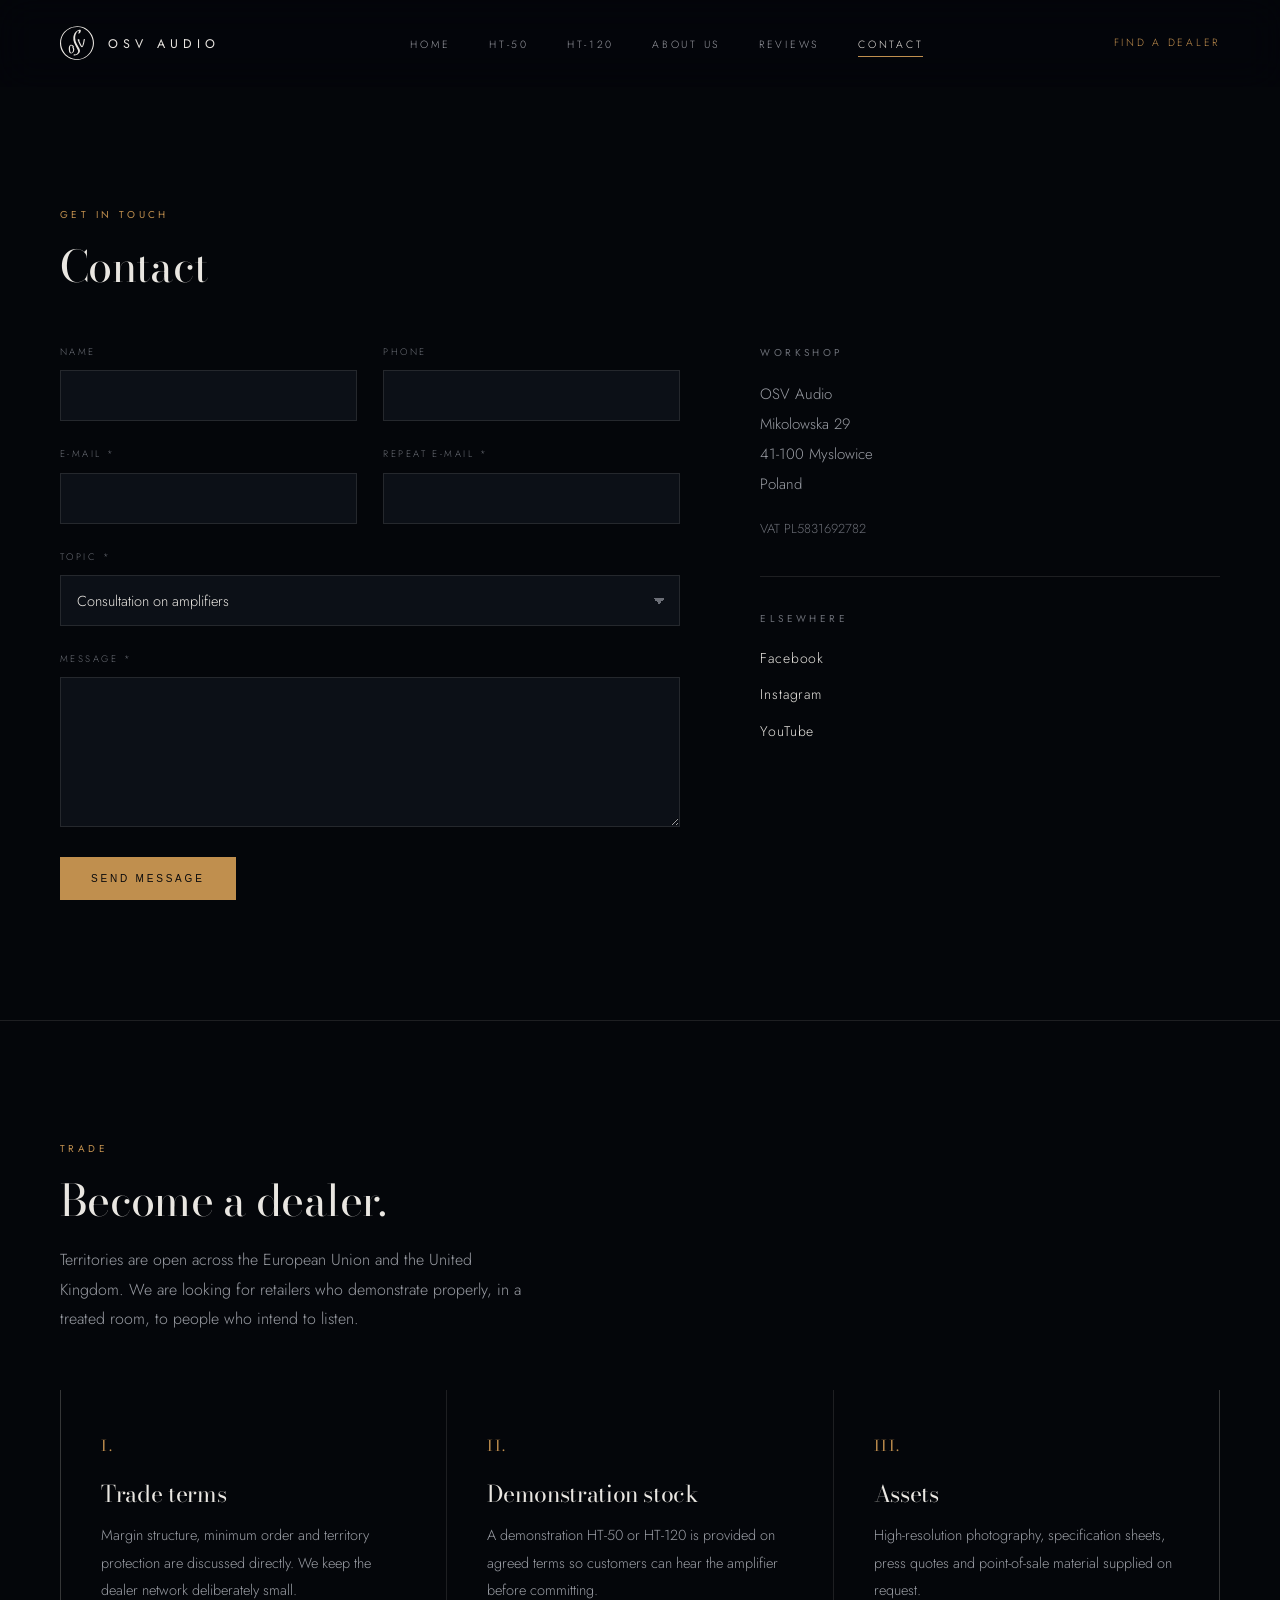
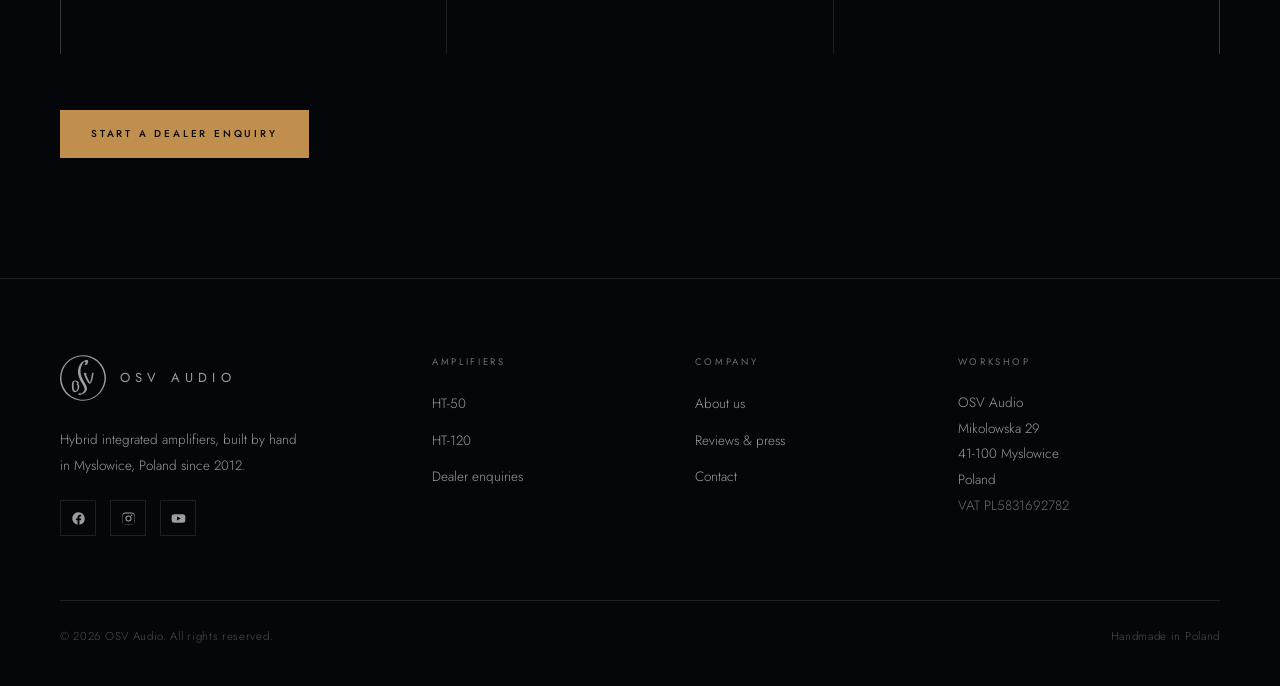
<file: contact.html>
<!DOCTYPE html>
<html lang="en">
<head>
<meta charset="utf-8">
<meta name="viewport" content="width=device-width, initial-scale=1">
<title>Contact — OSV Audio</title>
<meta name="description" content="Contact OSV Audio in Myslowice, Poland. Consultation on amplifiers, dealer and distributor enquiries.">
<meta property="og:title" content="Contact — OSV Audio">
<meta property="og:description" content="Contact OSV Audio in Myslowice, Poland. Consultation on amplifiers, dealer and distributor enquiries.">
<meta property="og:type" content="website">
<meta property="og:image" content="https://osv-audio.com/assets/img/fb/osv-fb-home.jpg">
<link rel="icon" href="assets/img/logo_osv_light.svg">
<link rel="mask-icon" href="assets/img/logo_osv_mark.svg" color="#c08f4e">
<link rel="preconnect" href="https://fonts.googleapis.com">
<link rel="preconnect" href="https://fonts.gstatic.com" crossorigin>
<link href="https://fonts.googleapis.com/css2?family=Bodoni+Moda:ital,opsz,wght@0,6..96,400;0,6..96,500;1,6..96,400&family=Jost:wght@200;300;400;500&display=swap" rel="stylesheet">
<link rel="stylesheet" href="assets/css/site.css">
</head>
<body>

<header class="site-head">
  <div class="inner">
    <a class="brandmark" href="index.html" aria-label="OSV Audio — home">
      <svg class="mark" viewBox="0 0 297.922 294.747" aria-hidden="true" focusable="false"><path fill="currentColor" d="M132.801,102.629c0.367-16.028,4.488-32.955,12.968-46.664c3.123-5.065,11.978-18.393,17.351-14.547 c6.79,4.854-1.162,16.741-4.642,21.653c-0.806,1.122,13.767,0.854,16.595-3.139c4.276-5.992,13.074-21.903,3.797-27.677 c-5.991-3.732-19.872,2.227-25.237,4.748c-22.832,10.734-33.434,34.924-36.694,58.771c-4.88,35.646,13.748,64.509,30.198,94.407 c5.39,9.805,12.789,22.106,11.878,33.824c-0.586,7.619-20.74,31.645-24.482,23.327c-1.683-3.74-18.025,1.967-16.872,4.512 c5.912,13.18,34.214-2.854,41.111-7.748c18.627-13.188,20.018-28.296,10.554-48.225 C154.933,165.568,131.962,137.989,132.801,102.629z"/><path fill="currentColor" d="M207.548,116.133c-2.748,17.278-5.286,34.922-10.293,51.729c-0.651,2.188-2.384,5.192-3.413,7.853 c-0.667-0.7-1.231-1.296-1.337-1.429c-2.656-3.276-16.563-31.716-23.971-47.157c1.839-0.662,3.287-1.635,3.182-2.75 c-0.732-7.61-5.717-14.196-13.677-8.961c-4.977,3.27-3.374,6.017-1.414,10.83c6.961,17.125,14.185,36.768,25.88,51.298 c24.619,30.571,34.263-57.037,35.239-63.152C218.158,111.726,207.962,113.506,207.548,116.133z"/><path fill="currentColor" d="M118.245,184.405c2.564-0.712,4.842-2.276,4.295-3.959c-4.458-13.643-23.866-22.505-36.263-13.504 c-13.1,9.513-9.262,39.378-7.172,53.005c2.513,16.505,15.099,24.514,30.221,15.375C124.816,225.983,131.24,198.289,118.245,184.405 z M108.409,227.501c-13.253,13.399-18.481-4.245-19.553-14.864c-0.896-9.043-1.164-18.375-0.417-27.433 c0.409-5.008,1.317-14.546,7.529-16.025c6.212-1.479,14.604,8.944,16.254,14.024c0,0.002,0.002,0.002,0.002,0.005 c-3.086,0.833-5.931,2.836-4.319,4.395C116.435,195.871,117.19,218.631,108.409,227.501z"/><path fill="currentColor" d="M198.848,8.025C141.534-11.814,75.413,6.001,35.751,51.841C-5.357,99.344-11.805,169.414,20.53,223.42 c31.776,53.044,95.035,80.169,155.469,68.745c69.829-13.197,120.832-74.43,121.923-145.257 C296.962,84.552,258.275,28.604,198.848,8.025z M198.1,280.018c-56.25,21.181-121.132,1.83-158.176-45.005 C4.611,190.359-0.682,127.027,27.175,77.276c29.773-53.184,92.088-81.43,151.656-67.641 c64.086,14.823,108.651,73.112,109.643,138.207C287.597,205.791,253.104,259.301,198.1,280.018z"/></svg>
      <span class="wordmark">OSV Audio</span>
    </a>
    <nav class="site-nav" id="nav">
      <ul>
        <li><a href="index.html">Home</a></li>
        <li><a href="ht-50.html">HT-50</a></li>
        <li><a href="ht-120.html">HT-120</a></li>
        <li><a href="about.html">About us</a></li>
        <li><a href="reviews.html">Reviews</a></li>
        <li><a href="contact.html" aria-current="page">Contact</a></li>
      </ul>
    </nav>
    <a class="head-cta" href="contact.html#dealers">Find a dealer</a>
    <button class="nav-toggle" aria-label="Menu" aria-expanded="false" aria-controls="nav">
      <span></span><span></span><span></span>
    </button>
  </div>
</header>

<main>

<section class="section" style="padding-top:120px">
  <div class="wrap">
    <div class="section__head reveal">
      <div class="eyebrow eyebrow--brass">Get in touch</div>
      <h2>Contact</h2>
    </div>

    <div class="two two--form reveal">
      <div>
        <!-- Point action= at your own handler before going live. See README.md -->
        <form data-osv-form method="post">
          <div class="form-grid">
            <div class="field">
              <label for="name">Name</label>
              <input id="name" name="name" type="text" autocomplete="name">
            </div>
            <div class="field">
              <label for="phone">Phone</label>
              <input id="phone" name="phone" type="tel" autocomplete="tel">
            </div>
            <div class="field">
              <label for="email">E-mail *</label>
              <input id="email" name="email" type="email" required autocomplete="email">
            </div>
            <div class="field">
              <label for="email2">Repeat e-mail *</label>
              <input id="email2" name="email2" type="email" required>
            </div>
            <div class="field field--full">
              <label for="topic">Topic *</label>
              <select id="topic" name="topic" required>
                <option value="consultation">Consultation on amplifiers</option>
                <option value="dealer">Dealer or distributor enquiry</option>
                <option value="press">Press or review request</option>
                <option value="other">Other</option>
              </select>
            </div>
            <div class="field field--full">
              <label for="message">Message *</label>
              <textarea id="message" name="message" required></textarea>
            </div>
          </div>
          <div style="margin-top:30px;display:flex;align-items:center;gap:24px;flex-wrap:wrap">
            <button class="btn btn--solid" type="submit">Send message</button>
            <span class="form-status form-note"></span>
          </div>
        </form>
      </div>

      <div>
        <div class="eyebrow" style="margin-bottom:18px">Workshop</div>
        <address style="font-style:normal;font-size:15px;line-height:2;color:var(--ink-2)">
          OSV Audio<br>
          Mikolowska 29<br>
          41-100 Myslowice<br>
          Poland
        </address>
        <p style="margin-top:18px;font-size:13px;color:var(--ink-3)">VAT PL5831692782</p>

        <hr class="rule" style="margin:34px 0">

        <div class="eyebrow" style="margin-bottom:18px">Elsewhere</div>
        <ul style="list-style:none">
          <li style="margin-bottom:11px"><a class="link" style="border:0;padding:0;letter-spacing:.06em;text-transform:none;font-size:14px" href="https://www.facebook.com/osvaudio/" target="_blank" rel="noopener">Facebook</a></li>
          <li style="margin-bottom:11px"><a class="link" style="border:0;padding:0;letter-spacing:.06em;text-transform:none;font-size:14px" href="https://www.instagram.com/" target="_blank" rel="noopener">Instagram</a></li>
          <li><a class="link" style="border:0;padding:0;letter-spacing:.06em;text-transform:none;font-size:14px" href="https://www.youtube.com/" target="_blank" rel="noopener">YouTube</a></li>
        </ul>
      </div>
    </div>
  </div>
</section>

<hr class="rule">

<section class="section" id="dealers">
  <div class="wrap">
    <div class="section__head reveal">
      <div class="eyebrow eyebrow--brass">Trade</div>
      <h2>Become a dealer.</h2>
      <p class="lede" style="margin-top:22px">Territories are open across the European Union and the
      United Kingdom. We are looking for retailers who demonstrate properly, in a treated room,
      to people who intend to listen.</p>
    </div>
  </div>

  <div class="cols reveal">
    <div>
      <div class="num">I.</div>
      <h3>Trade terms</h3>
      <p>Margin structure, minimum order and territory protection are discussed directly.
         We keep the dealer network deliberately small.</p>
    </div>
    <div>
      <div class="num">II.</div>
      <h3>Demonstration stock</h3>
      <p>A demonstration HT-50 or HT-120 is provided on agreed terms so customers can hear
         the amplifier before committing.</p>
    </div>
    <div>
      <div class="num">III.</div>
      <h3>Assets</h3>
      <p>High-resolution photography, specification sheets, press quotes and point-of-sale
         material supplied on request.</p>
    </div>
  </div>

  <div class="wrap" style="margin-top:56px">
    <a class="btn btn--solid" href="#top" onclick="document.getElementById('topic').value='dealer';document.getElementById('name').focus();return false;">Start a dealer enquiry</a>
  </div>
</section>
</main>

<footer class="site-foot">
  <div class="wrap">
    <div class="foot-grid">
      <div class="foot-brand">
        <a class="brandmark brandmark--foot" href="index.html" aria-label="OSV Audio">
          <svg class="mark" viewBox="0 0 297.922 294.747" aria-hidden="true" focusable="false"><path fill="currentColor" d="M132.801,102.629c0.367-16.028,4.488-32.955,12.968-46.664c3.123-5.065,11.978-18.393,17.351-14.547 c6.79,4.854-1.162,16.741-4.642,21.653c-0.806,1.122,13.767,0.854,16.595-3.139c4.276-5.992,13.074-21.903,3.797-27.677 c-5.991-3.732-19.872,2.227-25.237,4.748c-22.832,10.734-33.434,34.924-36.694,58.771c-4.88,35.646,13.748,64.509,30.198,94.407 c5.39,9.805,12.789,22.106,11.878,33.824c-0.586,7.619-20.74,31.645-24.482,23.327c-1.683-3.74-18.025,1.967-16.872,4.512 c5.912,13.18,34.214-2.854,41.111-7.748c18.627-13.188,20.018-28.296,10.554-48.225 C154.933,165.568,131.962,137.989,132.801,102.629z"/><path fill="currentColor" d="M207.548,116.133c-2.748,17.278-5.286,34.922-10.293,51.729c-0.651,2.188-2.384,5.192-3.413,7.853 c-0.667-0.7-1.231-1.296-1.337-1.429c-2.656-3.276-16.563-31.716-23.971-47.157c1.839-0.662,3.287-1.635,3.182-2.75 c-0.732-7.61-5.717-14.196-13.677-8.961c-4.977,3.27-3.374,6.017-1.414,10.83c6.961,17.125,14.185,36.768,25.88,51.298 c24.619,30.571,34.263-57.037,35.239-63.152C218.158,111.726,207.962,113.506,207.548,116.133z"/><path fill="currentColor" d="M118.245,184.405c2.564-0.712,4.842-2.276,4.295-3.959c-4.458-13.643-23.866-22.505-36.263-13.504 c-13.1,9.513-9.262,39.378-7.172,53.005c2.513,16.505,15.099,24.514,30.221,15.375C124.816,225.983,131.24,198.289,118.245,184.405 z M108.409,227.501c-13.253,13.399-18.481-4.245-19.553-14.864c-0.896-9.043-1.164-18.375-0.417-27.433 c0.409-5.008,1.317-14.546,7.529-16.025c6.212-1.479,14.604,8.944,16.254,14.024c0,0.002,0.002,0.002,0.002,0.005 c-3.086,0.833-5.931,2.836-4.319,4.395C116.435,195.871,117.19,218.631,108.409,227.501z"/><path fill="currentColor" d="M198.848,8.025C141.534-11.814,75.413,6.001,35.751,51.841C-5.357,99.344-11.805,169.414,20.53,223.42 c31.776,53.044,95.035,80.169,155.469,68.745c69.829-13.197,120.832-74.43,121.923-145.257 C296.962,84.552,258.275,28.604,198.848,8.025z M198.1,280.018c-56.25,21.181-121.132,1.83-158.176-45.005 C4.611,190.359-0.682,127.027,27.175,77.276c29.773-53.184,92.088-81.43,151.656-67.641 c64.086,14.823,108.651,73.112,109.643,138.207C287.597,205.791,253.104,259.301,198.1,280.018z"/></svg>
          <span class="wordmark">OSV Audio</span>
        </a>
        <p>Hybrid integrated amplifiers, built by hand in Myslowice, Poland since 2012.</p>
        <div class="socials">
          <a href="https://www.facebook.com/osvaudio/" target="_blank" rel="noopener" aria-label="Facebook">
            <svg viewBox="0 0 24 24"><path d="M22 12a10 10 0 1 0-11.6 9.9v-7H7.9V12h2.5V9.8c0-2.5 1.5-3.9 3.8-3.9 1.1 0 2.2.2 2.2.2v2.5h-1.3c-1.2 0-1.6.8-1.6 1.6V12h2.8l-.4 2.9h-2.4v7A10 10 0 0 0 22 12Z"/></svg>
          </a>
          <a href="https://www.instagram.com/" target="_blank" rel="noopener" aria-label="Instagram">
            <svg viewBox="0 0 24 24"><path d="M12 2.2c3.2 0 3.6 0 4.9.1 1.2.1 1.8.3 2.2.4.6.2 1 .5 1.4.9.4.4.7.8.9 1.4.2.4.4 1 .4 2.2.1 1.3.1 1.7.1 4.9s0 3.6-.1 4.9c-.1 1.2-.3 1.8-.4 2.2-.2.6-.5 1-.9 1.4-.4.4-.8.7-1.4.9-.4.2-1 .4-2.2.4-1.3.1-1.7.1-4.9.1s-3.6 0-4.9-.1c-1.2-.1-1.8-.3-2.2-.4-.6-.2-1-.5-1.4-.9-.4-.4-.7-.8-.9-1.4-.2-.4-.4-1-.4-2.2C2.2 15.6 2.2 15.2 2.2 12s0-3.6.1-4.9c.1-1.2.3-1.8.4-2.2.2-.6.5-1 .9-1.4.4-.4.8-.7 1.4-.9.4-.2 1-.4 2.2-.4C8.4 2.2 8.8 2.2 12 2.2Zm0 1.8c-3.1 0-3.5 0-4.7.1-1.1.1-1.7.2-2.1.4-.5.2-.9.4-1.2.8-.4.3-.6.7-.8 1.2-.2.4-.3 1-.4 2.1-.1 1.2-.1 1.6-.1 4.7s0 3.5.1 4.7c.1 1.1.2 1.7.4 2.1.2.5.4.9.8 1.2.3.4.7.6 1.2.8.4.2 1 .3 2.1.4 1.2.1 1.6.1 4.7.1s3.5 0 4.7-.1c1.1-.1 1.7-.2 2.1-.4.5-.2.9-.4 1.2-.8.4-.3.6-.7.8-1.2.2-.4.3-1 .4-2.1.1-1.2.1-1.6.1-4.7s0-3.5-.1-4.7c-.1-1.1-.2-1.7-.4-2.1-.2-.5-.4-.9-.8-1.2-.3-.4-.7-.6-1.2-.8-.4-.2-1-.3-2.1-.4-1.2-.1-1.6-.1-4.7-.1Zm0 3.1a4.9 4.9 0 1 1 0 9.8 4.9 4.9 0 0 1 0-9.8Zm0 8.1a3.2 3.2 0 1 0 0-6.4 3.2 3.2 0 0 0 0 6.4Zm6.2-8.3a1.15 1.15 0 1 1-2.3 0 1.15 1.15 0 0 1 2.3 0Z"/></svg>
          </a>
          <a href="https://www.youtube.com/" target="_blank" rel="noopener" aria-label="YouTube">
            <svg viewBox="0 0 24 24"><path d="M23 12s0-3.2-.4-4.7a2.5 2.5 0 0 0-1.8-1.8C19.3 5.1 12 5.1 12 5.1s-7.3 0-8.8.4a2.5 2.5 0 0 0-1.8 1.8C1 8.8 1 12 1 12s0 3.2.4 4.7c.2.9.9 1.6 1.8 1.8 1.5.4 8.8.4 8.8.4s7.3 0 8.8-.4a2.5 2.5 0 0 0 1.8-1.8C23 15.2 23 12 23 12ZM9.7 15.3V8.7l6.1 3.3-6.1 3.3Z"/></svg>
          </a>
        </div>
      </div>

      <div>
        <h4>Amplifiers</h4>
        <ul>
          <li><a href="ht-50.html">HT-50</a></li>
          <li><a href="ht-120.html">HT-120</a></li>
          <li><a href="contact.html#dealers">Dealer enquiries</a></li>
        </ul>
      </div>

      <div>
        <h4>Company</h4>
        <ul>
          <li><a href="about.html">About us</a></li>
          <li><a href="reviews.html">Reviews &amp; press</a></li>
          <li><a href="contact.html">Contact</a></li>
        </ul>
      </div>

      <div>
        <h4>Workshop</h4>
        <address>
          OSV Audio<br>
          Mikolowska 29<br>
          41-100 Myslowice<br>
          Poland<br>
          <span style="color:var(--ink-3)">VAT PL5831692782</span>
        </address>
      </div>
    </div>

    <div class="foot-base">
      <span>© 2026 OSV Audio. All rights reserved.</span>
      <span>Handmade in Poland</span>
    </div>
  </div>
</footer>

<script src="assets/js/site.js"></script>
</body>
</html>
</file>
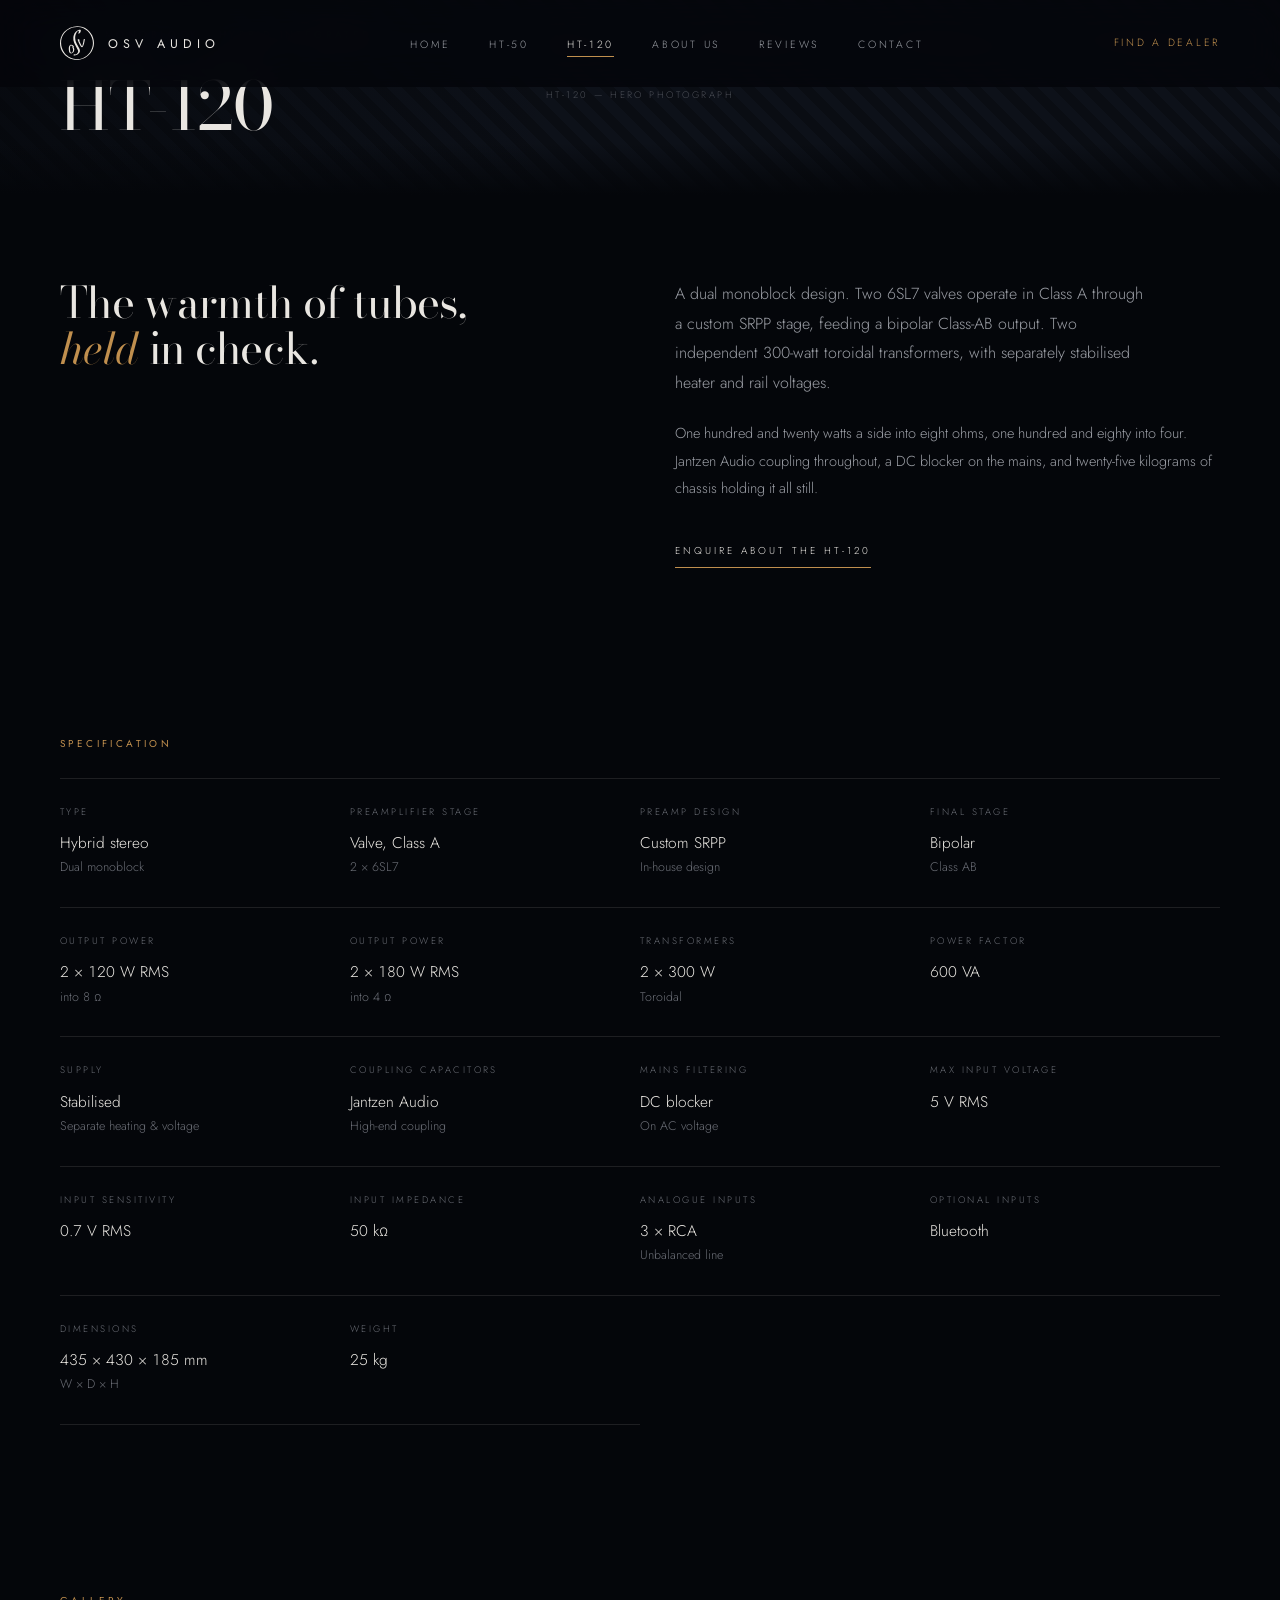
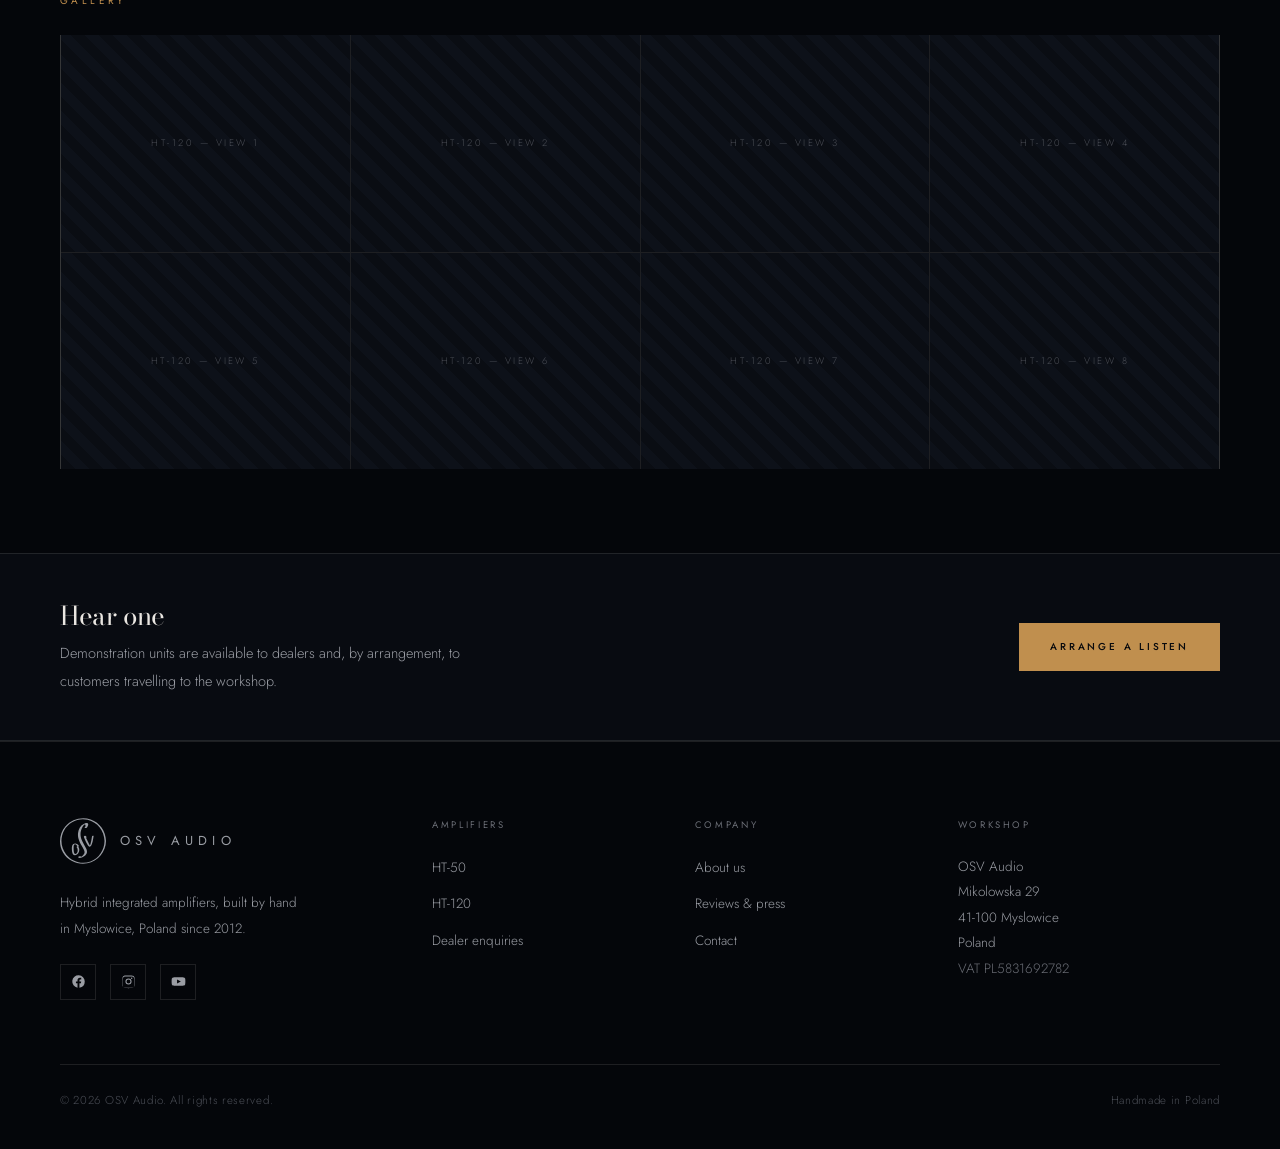
<file: ht-120.html>
<!DOCTYPE html>
<html lang="en">
<head>
<meta charset="utf-8">
<meta name="viewport" content="width=device-width, initial-scale=1">
<title>HT-120 — OSV Audio</title>
<meta name="description" content="The OSV HT-120 hybrid integrated amplifier in dual monoblock configuration. 2 × 120 W RMS into 8 ohms, 2 × 180 W into 4 ohms.">
<meta property="og:title" content="HT-120 — OSV Audio">
<meta property="og:description" content="The OSV HT-120 hybrid integrated amplifier in dual monoblock configuration. 2 × 120 W RMS into 8 ohms, 2 × 180 W into 4 ohms.">
<meta property="og:type" content="website">
<meta property="og:image" content="https://osv-audio.com/assets/img/pages/osv-amp-ht-120-page-01.jpg">
<link rel="icon" href="assets/img/logo_osv_light.svg">
<link rel="mask-icon" href="assets/img/logo_osv_mark.svg" color="#c08f4e">
<link rel="preconnect" href="https://fonts.googleapis.com">
<link rel="preconnect" href="https://fonts.gstatic.com" crossorigin>
<link href="https://fonts.googleapis.com/css2?family=Bodoni+Moda:ital,opsz,wght@0,6..96,400;0,6..96,500;1,6..96,400&family=Jost:wght@200;300;400;500&display=swap" rel="stylesheet">
<link rel="stylesheet" href="assets/css/site.css">
</head>
<body>

<header class="site-head">
  <div class="inner">
    <a class="brandmark" href="index.html" aria-label="OSV Audio — home">
      <svg class="mark" viewBox="0 0 297.922 294.747" aria-hidden="true" focusable="false"><path fill="currentColor" d="M132.801,102.629c0.367-16.028,4.488-32.955,12.968-46.664c3.123-5.065,11.978-18.393,17.351-14.547 c6.79,4.854-1.162,16.741-4.642,21.653c-0.806,1.122,13.767,0.854,16.595-3.139c4.276-5.992,13.074-21.903,3.797-27.677 c-5.991-3.732-19.872,2.227-25.237,4.748c-22.832,10.734-33.434,34.924-36.694,58.771c-4.88,35.646,13.748,64.509,30.198,94.407 c5.39,9.805,12.789,22.106,11.878,33.824c-0.586,7.619-20.74,31.645-24.482,23.327c-1.683-3.74-18.025,1.967-16.872,4.512 c5.912,13.18,34.214-2.854,41.111-7.748c18.627-13.188,20.018-28.296,10.554-48.225 C154.933,165.568,131.962,137.989,132.801,102.629z"/><path fill="currentColor" d="M207.548,116.133c-2.748,17.278-5.286,34.922-10.293,51.729c-0.651,2.188-2.384,5.192-3.413,7.853 c-0.667-0.7-1.231-1.296-1.337-1.429c-2.656-3.276-16.563-31.716-23.971-47.157c1.839-0.662,3.287-1.635,3.182-2.75 c-0.732-7.61-5.717-14.196-13.677-8.961c-4.977,3.27-3.374,6.017-1.414,10.83c6.961,17.125,14.185,36.768,25.88,51.298 c24.619,30.571,34.263-57.037,35.239-63.152C218.158,111.726,207.962,113.506,207.548,116.133z"/><path fill="currentColor" d="M118.245,184.405c2.564-0.712,4.842-2.276,4.295-3.959c-4.458-13.643-23.866-22.505-36.263-13.504 c-13.1,9.513-9.262,39.378-7.172,53.005c2.513,16.505,15.099,24.514,30.221,15.375C124.816,225.983,131.24,198.289,118.245,184.405 z M108.409,227.501c-13.253,13.399-18.481-4.245-19.553-14.864c-0.896-9.043-1.164-18.375-0.417-27.433 c0.409-5.008,1.317-14.546,7.529-16.025c6.212-1.479,14.604,8.944,16.254,14.024c0,0.002,0.002,0.002,0.002,0.005 c-3.086,0.833-5.931,2.836-4.319,4.395C116.435,195.871,117.19,218.631,108.409,227.501z"/><path fill="currentColor" d="M198.848,8.025C141.534-11.814,75.413,6.001,35.751,51.841C-5.357,99.344-11.805,169.414,20.53,223.42 c31.776,53.044,95.035,80.169,155.469,68.745c69.829-13.197,120.832-74.43,121.923-145.257 C296.962,84.552,258.275,28.604,198.848,8.025z M198.1,280.018c-56.25,21.181-121.132,1.83-158.176-45.005 C4.611,190.359-0.682,127.027,27.175,77.276c29.773-53.184,92.088-81.43,151.656-67.641 c64.086,14.823,108.651,73.112,109.643,138.207C287.597,205.791,253.104,259.301,198.1,280.018z"/></svg>
      <span class="wordmark">OSV Audio</span>
    </a>
    <nav class="site-nav" id="nav">
      <ul>
        <li><a href="index.html">Home</a></li>
        <li><a href="ht-50.html">HT-50</a></li>
        <li><a href="ht-120.html" aria-current="page">HT-120</a></li>
        <li><a href="about.html">About us</a></li>
        <li><a href="reviews.html">Reviews</a></li>
        <li><a href="contact.html">Contact</a></li>
      </ul>
    </nav>
    <a class="head-cta" href="contact.html#dealers">Find a dealer</a>
    <button class="nav-toggle" aria-label="Menu" aria-expanded="false" aria-controls="nav">
      <span></span><span></span><span></span>
    </button>
  </div>
</header>

<main>

<section class="hero hero--page">
  <img class="hero__img" src="https://osv-audio.com/assets/img/pages/osv-amp-ht-120-page-01.jpg" alt="OSV HT-120 amplifier"
       data-ph="HT-120 — hero photograph">
  <div class="hero__copy">
    <div class="eyebrow">Dual monoblock · hybrid integrated</div>
    <h1>HT-120</h1>
  </div>
</section>

<section class="section section--tight">
  <div class="wrap">
    <div class="two reveal">
      <div>
        <h2>The warmth of tubes,<br><em class="brass">held</em> in check.</h2>
      </div>
      <div>
        <p class="lede">A dual monoblock design. Two 6SL7 valves operate in Class A through a
        custom SRPP stage, feeding a bipolar Class-AB output. Two independent 300-watt
        toroidal transformers, with separately stabilised heater and rail voltages.</p>
        <p style="margin-top:22px">One hundred and twenty watts a side into eight ohms, one hundred
        and eighty into four. Jantzen Audio coupling throughout, a DC blocker on the mains,
        and twenty-five kilograms of chassis holding it all still.</p>
        <div style="margin-top:34px"><a class="link" href="contact.html">Enquire about the HT-120</a></div>
      </div>
    </div>
  </div>
</section>

<section class="section--tight">
  <div class="wrap">
    <div class="eyebrow eyebrow--brass" style="margin-bottom:26px">Specification</div>
    <dl class="sheet reveal">
      <div><dt>Type</dt><dd>Hybrid stereo<small>Dual monoblock</small></dd></div>
      <div><dt>Preamplifier stage</dt><dd>Valve, Class A<small>2 × 6SL7</small></dd></div>
      <div><dt>Preamp design</dt><dd>Custom SRPP<small>In-house design</small></dd></div>
      <div><dt>Final stage</dt><dd>Bipolar<small>Class AB</small></dd></div>
      <div><dt>Output power</dt><dd class="tnum">2 × 120 W RMS<small>into 8 Ω</small></dd></div>
      <div><dt>Output power</dt><dd class="tnum">2 × 180 W RMS<small>into 4 Ω</small></dd></div>
      <div><dt>Transformers</dt><dd class="tnum">2 × 300 W<small>Toroidal</small></dd></div>
      <div><dt>Power factor</dt><dd class="tnum">600 VA</dd></div>
      <div><dt>Supply</dt><dd>Stabilised<small>Separate heating &amp; voltage</small></dd></div>
      <div><dt>Coupling capacitors</dt><dd>Jantzen Audio<small>High-end coupling</small></dd></div>
      <div><dt>Mains filtering</dt><dd>DC blocker<small>On AC voltage</small></dd></div>
      <div><dt>Max input voltage</dt><dd class="tnum">5 V RMS</dd></div>
      <div><dt>Input sensitivity</dt><dd class="tnum">0.7 V RMS</dd></div>
      <div><dt>Input impedance</dt><dd class="tnum">50 kΩ</dd></div>
      <div><dt>Analogue inputs</dt><dd>3 × RCA<small>Unbalanced line</small></dd></div>
      <div><dt>Optional inputs</dt><dd>Bluetooth</dd></div>
      <div><dt>Dimensions</dt><dd class="tnum">435 × 430 × 185 mm<small>W × D × H</small></dd></div>
      <div><dt>Weight</dt><dd class="tnum">25 kg</dd></div>
    </dl>
  </div>
</section>

<section class="section--tight">
  <div class="wrap">
    <div class="eyebrow eyebrow--brass" style="margin-bottom:26px">Gallery</div>
  </div>
  <div class="gallery reveal">
      <figure><img src="https://osv-audio.com/assets/gallery/amp-ht-120/osv-amp-ht-120-01.jpg" alt="OSV HT-120, view 1" data-ph="HT-120 — view 1"></figure>
      <figure><img src="https://osv-audio.com/assets/gallery/amp-ht-120/osv-amp-ht-120-02.jpg" alt="OSV HT-120, view 2" data-ph="HT-120 — view 2"></figure>
      <figure><img src="https://osv-audio.com/assets/gallery/amp-ht-120/osv-amp-ht-120-03.jpg" alt="OSV HT-120, view 3" data-ph="HT-120 — view 3"></figure>
      <figure><img src="https://osv-audio.com/assets/gallery/amp-ht-120/osv-amp-ht-120-04.jpg" alt="OSV HT-120, view 4" data-ph="HT-120 — view 4"></figure>
      <figure><img src="https://osv-audio.com/assets/gallery/amp-ht-120/osv-amp-ht-120-05.jpg" alt="OSV HT-120, view 5" data-ph="HT-120 — view 5"></figure>
      <figure><img src="https://osv-audio.com/assets/gallery/amp-ht-120/osv-amp-ht-120-06.jpg" alt="OSV HT-120, view 6" data-ph="HT-120 — view 6"></figure>
      <figure><img src="https://osv-audio.com/assets/gallery/amp-ht-120/osv-amp-ht-120-07.jpg" alt="OSV HT-120, view 7" data-ph="HT-120 — view 7"></figure>
      <figure><img src="https://osv-audio.com/assets/gallery/amp-ht-120/osv-amp-ht-120-08.jpg" alt="OSV HT-120, view 8" data-ph="HT-120 — view 8"></figure>
  </div>
</section>

<section class="band">
  <div class="inner">
    <div>
      <h3>Hear one</h3>
      <p>Demonstration units are available to dealers and, by arrangement,
         to customers travelling to the workshop.</p>
    </div>
    <a class="btn btn--solid" href="contact.html">Arrange a listen</a>
  </div>
</section>
</main>

<footer class="site-foot">
  <div class="wrap">
    <div class="foot-grid">
      <div class="foot-brand">
        <a class="brandmark brandmark--foot" href="index.html" aria-label="OSV Audio">
          <svg class="mark" viewBox="0 0 297.922 294.747" aria-hidden="true" focusable="false"><path fill="currentColor" d="M132.801,102.629c0.367-16.028,4.488-32.955,12.968-46.664c3.123-5.065,11.978-18.393,17.351-14.547 c6.79,4.854-1.162,16.741-4.642,21.653c-0.806,1.122,13.767,0.854,16.595-3.139c4.276-5.992,13.074-21.903,3.797-27.677 c-5.991-3.732-19.872,2.227-25.237,4.748c-22.832,10.734-33.434,34.924-36.694,58.771c-4.88,35.646,13.748,64.509,30.198,94.407 c5.39,9.805,12.789,22.106,11.878,33.824c-0.586,7.619-20.74,31.645-24.482,23.327c-1.683-3.74-18.025,1.967-16.872,4.512 c5.912,13.18,34.214-2.854,41.111-7.748c18.627-13.188,20.018-28.296,10.554-48.225 C154.933,165.568,131.962,137.989,132.801,102.629z"/><path fill="currentColor" d="M207.548,116.133c-2.748,17.278-5.286,34.922-10.293,51.729c-0.651,2.188-2.384,5.192-3.413,7.853 c-0.667-0.7-1.231-1.296-1.337-1.429c-2.656-3.276-16.563-31.716-23.971-47.157c1.839-0.662,3.287-1.635,3.182-2.75 c-0.732-7.61-5.717-14.196-13.677-8.961c-4.977,3.27-3.374,6.017-1.414,10.83c6.961,17.125,14.185,36.768,25.88,51.298 c24.619,30.571,34.263-57.037,35.239-63.152C218.158,111.726,207.962,113.506,207.548,116.133z"/><path fill="currentColor" d="M118.245,184.405c2.564-0.712,4.842-2.276,4.295-3.959c-4.458-13.643-23.866-22.505-36.263-13.504 c-13.1,9.513-9.262,39.378-7.172,53.005c2.513,16.505,15.099,24.514,30.221,15.375C124.816,225.983,131.24,198.289,118.245,184.405 z M108.409,227.501c-13.253,13.399-18.481-4.245-19.553-14.864c-0.896-9.043-1.164-18.375-0.417-27.433 c0.409-5.008,1.317-14.546,7.529-16.025c6.212-1.479,14.604,8.944,16.254,14.024c0,0.002,0.002,0.002,0.002,0.005 c-3.086,0.833-5.931,2.836-4.319,4.395C116.435,195.871,117.19,218.631,108.409,227.501z"/><path fill="currentColor" d="M198.848,8.025C141.534-11.814,75.413,6.001,35.751,51.841C-5.357,99.344-11.805,169.414,20.53,223.42 c31.776,53.044,95.035,80.169,155.469,68.745c69.829-13.197,120.832-74.43,121.923-145.257 C296.962,84.552,258.275,28.604,198.848,8.025z M198.1,280.018c-56.25,21.181-121.132,1.83-158.176-45.005 C4.611,190.359-0.682,127.027,27.175,77.276c29.773-53.184,92.088-81.43,151.656-67.641 c64.086,14.823,108.651,73.112,109.643,138.207C287.597,205.791,253.104,259.301,198.1,280.018z"/></svg>
          <span class="wordmark">OSV Audio</span>
        </a>
        <p>Hybrid integrated amplifiers, built by hand in Myslowice, Poland since 2012.</p>
        <div class="socials">
          <a href="https://www.facebook.com/osvaudio/" target="_blank" rel="noopener" aria-label="Facebook">
            <svg viewBox="0 0 24 24"><path d="M22 12a10 10 0 1 0-11.6 9.9v-7H7.9V12h2.5V9.8c0-2.5 1.5-3.9 3.8-3.9 1.1 0 2.2.2 2.2.2v2.5h-1.3c-1.2 0-1.6.8-1.6 1.6V12h2.8l-.4 2.9h-2.4v7A10 10 0 0 0 22 12Z"/></svg>
          </a>
          <a href="https://www.instagram.com/" target="_blank" rel="noopener" aria-label="Instagram">
            <svg viewBox="0 0 24 24"><path d="M12 2.2c3.2 0 3.6 0 4.9.1 1.2.1 1.8.3 2.2.4.6.2 1 .5 1.4.9.4.4.7.8.9 1.4.2.4.4 1 .4 2.2.1 1.3.1 1.7.1 4.9s0 3.6-.1 4.9c-.1 1.2-.3 1.8-.4 2.2-.2.6-.5 1-.9 1.4-.4.4-.8.7-1.4.9-.4.2-1 .4-2.2.4-1.3.1-1.7.1-4.9.1s-3.6 0-4.9-.1c-1.2-.1-1.8-.3-2.2-.4-.6-.2-1-.5-1.4-.9-.4-.4-.7-.8-.9-1.4-.2-.4-.4-1-.4-2.2C2.2 15.6 2.2 15.2 2.2 12s0-3.6.1-4.9c.1-1.2.3-1.8.4-2.2.2-.6.5-1 .9-1.4.4-.4.8-.7 1.4-.9.4-.2 1-.4 2.2-.4C8.4 2.2 8.8 2.2 12 2.2Zm0 1.8c-3.1 0-3.5 0-4.7.1-1.1.1-1.7.2-2.1.4-.5.2-.9.4-1.2.8-.4.3-.6.7-.8 1.2-.2.4-.3 1-.4 2.1-.1 1.2-.1 1.6-.1 4.7s0 3.5.1 4.7c.1 1.1.2 1.7.4 2.1.2.5.4.9.8 1.2.3.4.7.6 1.2.8.4.2 1 .3 2.1.4 1.2.1 1.6.1 4.7.1s3.5 0 4.7-.1c1.1-.1 1.7-.2 2.1-.4.5-.2.9-.4 1.2-.8.4-.3.6-.7.8-1.2.2-.4.3-1 .4-2.1.1-1.2.1-1.6.1-4.7s0-3.5-.1-4.7c-.1-1.1-.2-1.7-.4-2.1-.2-.5-.4-.9-.8-1.2-.3-.4-.7-.6-1.2-.8-.4-.2-1-.3-2.1-.4-1.2-.1-1.6-.1-4.7-.1Zm0 3.1a4.9 4.9 0 1 1 0 9.8 4.9 4.9 0 0 1 0-9.8Zm0 8.1a3.2 3.2 0 1 0 0-6.4 3.2 3.2 0 0 0 0 6.4Zm6.2-8.3a1.15 1.15 0 1 1-2.3 0 1.15 1.15 0 0 1 2.3 0Z"/></svg>
          </a>
          <a href="https://www.youtube.com/" target="_blank" rel="noopener" aria-label="YouTube">
            <svg viewBox="0 0 24 24"><path d="M23 12s0-3.2-.4-4.7a2.5 2.5 0 0 0-1.8-1.8C19.3 5.1 12 5.1 12 5.1s-7.3 0-8.8.4a2.5 2.5 0 0 0-1.8 1.8C1 8.8 1 12 1 12s0 3.2.4 4.7c.2.9.9 1.6 1.8 1.8 1.5.4 8.8.4 8.8.4s7.3 0 8.8-.4a2.5 2.5 0 0 0 1.8-1.8C23 15.2 23 12 23 12ZM9.7 15.3V8.7l6.1 3.3-6.1 3.3Z"/></svg>
          </a>
        </div>
      </div>

      <div>
        <h4>Amplifiers</h4>
        <ul>
          <li><a href="ht-50.html">HT-50</a></li>
          <li><a href="ht-120.html">HT-120</a></li>
          <li><a href="contact.html#dealers">Dealer enquiries</a></li>
        </ul>
      </div>

      <div>
        <h4>Company</h4>
        <ul>
          <li><a href="about.html">About us</a></li>
          <li><a href="reviews.html">Reviews &amp; press</a></li>
          <li><a href="contact.html">Contact</a></li>
        </ul>
      </div>

      <div>
        <h4>Workshop</h4>
        <address>
          OSV Audio<br>
          Mikolowska 29<br>
          41-100 Myslowice<br>
          Poland<br>
          <span style="color:var(--ink-3)">VAT PL5831692782</span>
        </address>
      </div>
    </div>

    <div class="foot-base">
      <span>© 2026 OSV Audio. All rights reserved.</span>
      <span>Handmade in Poland</span>
    </div>
  </div>
</footer>

<script src="assets/js/site.js"></script>
</body>
</html>
</file>
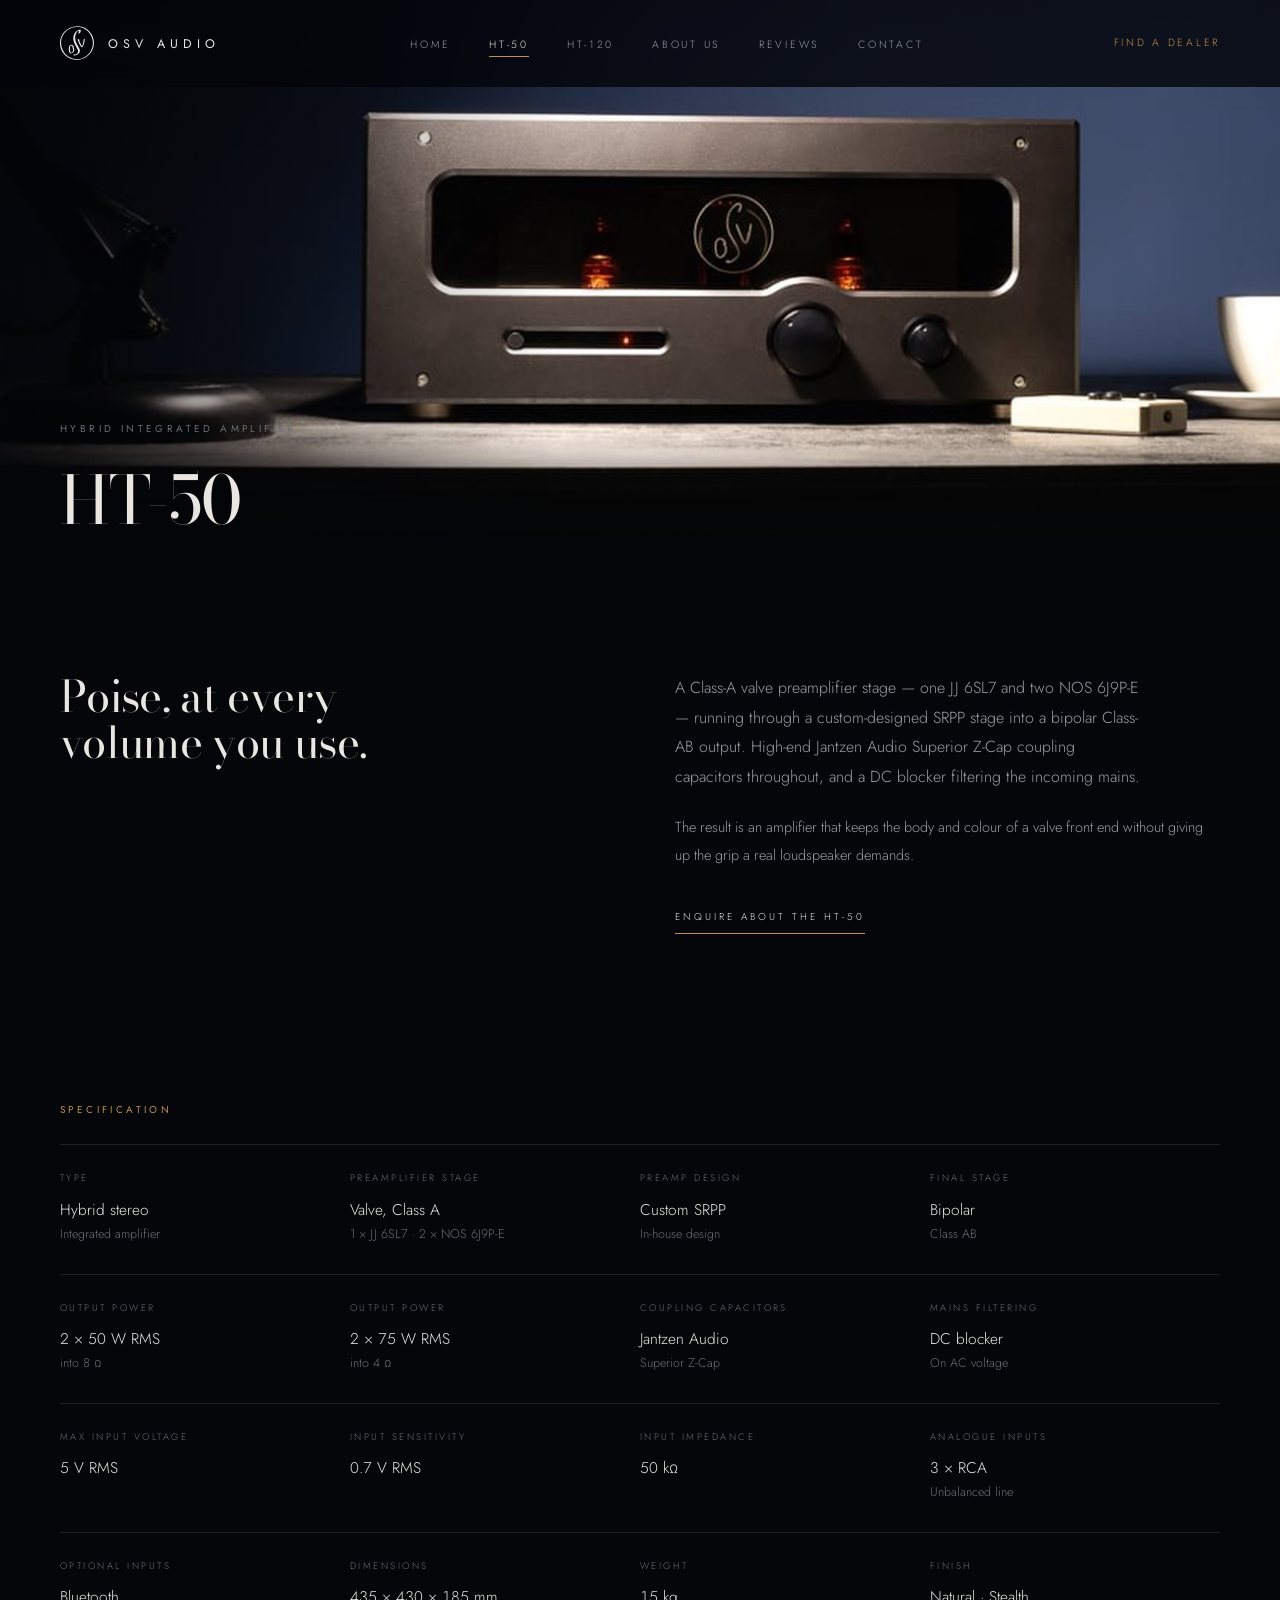
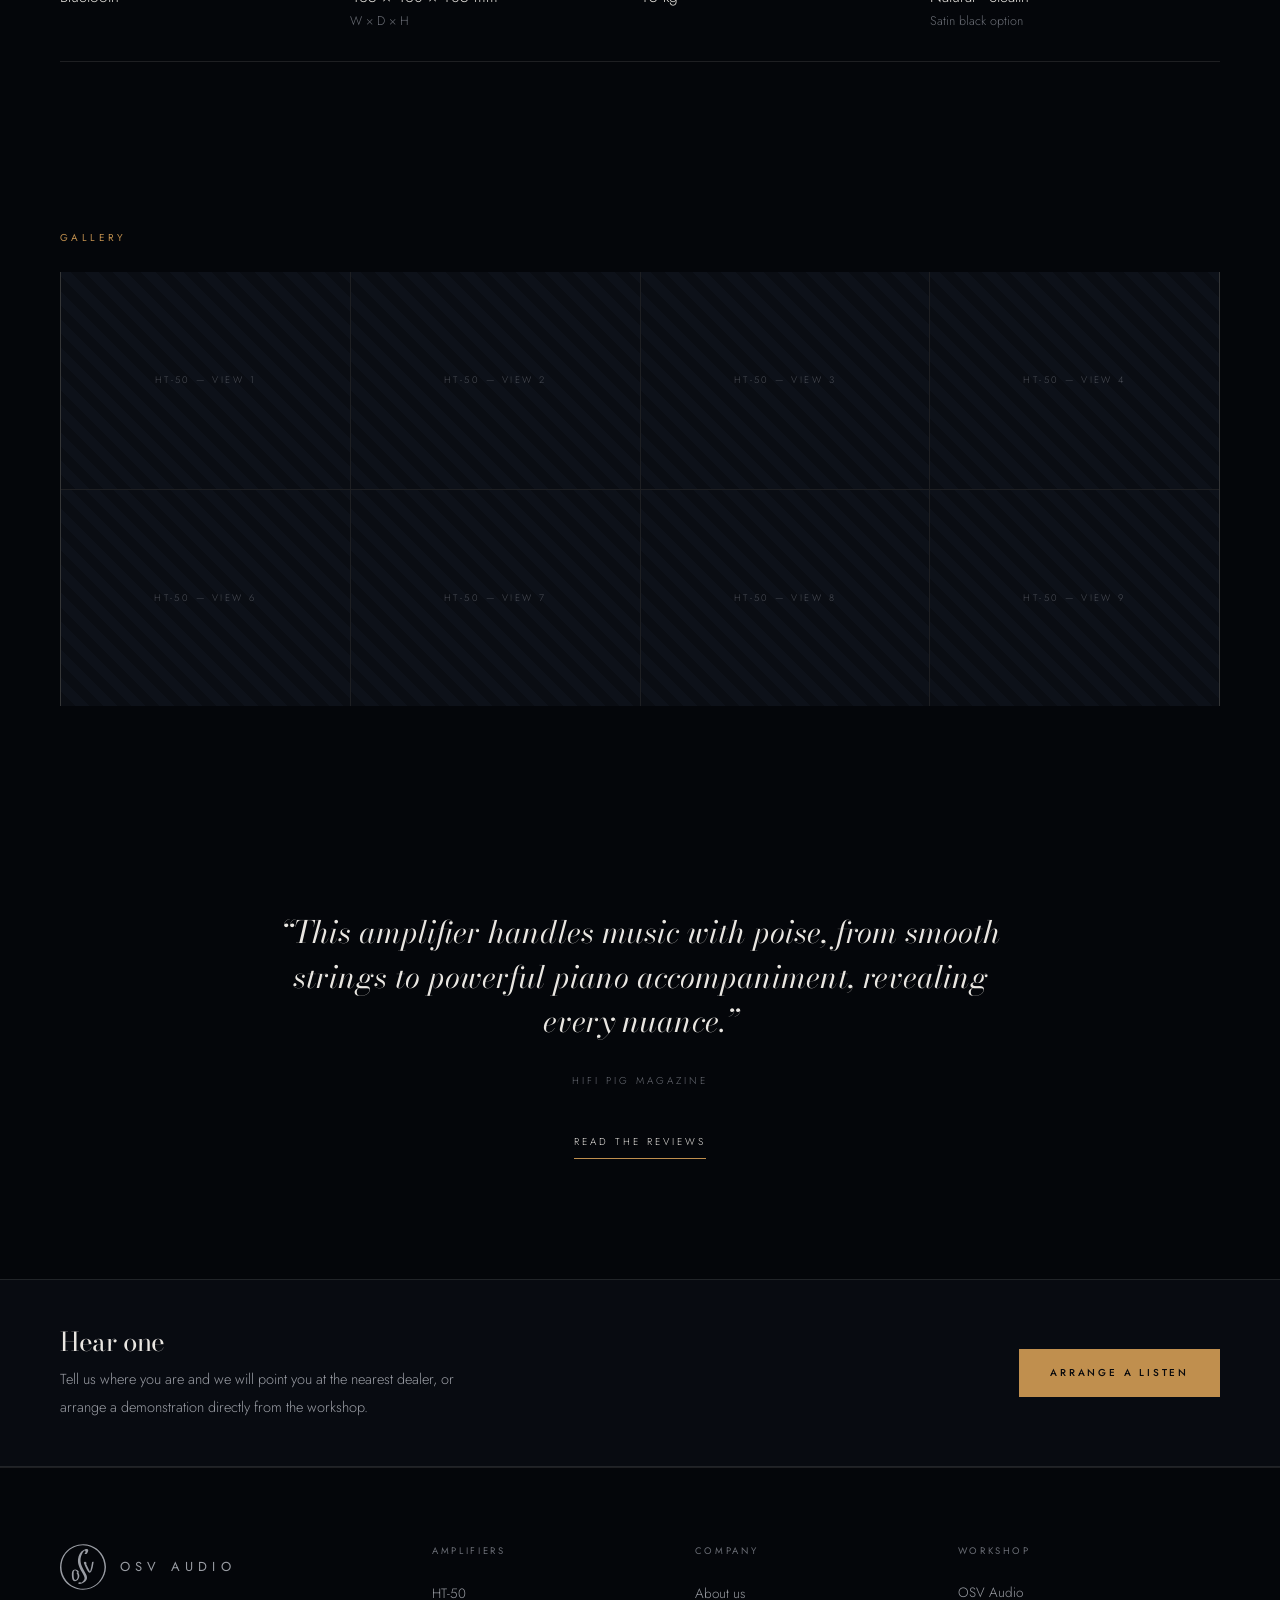
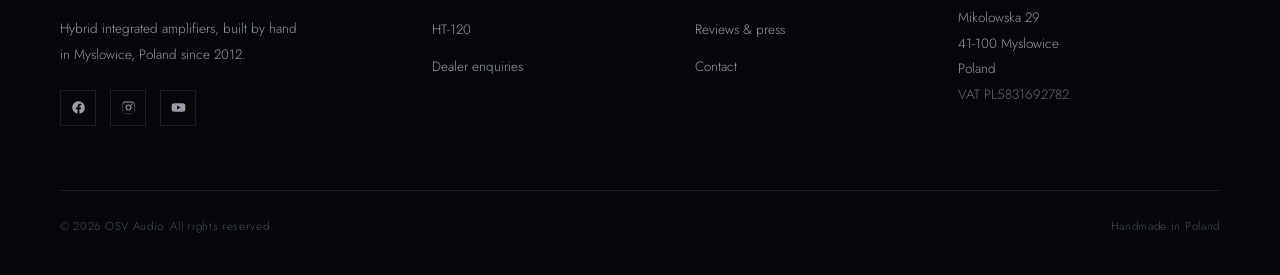
<file: ht-50.html>
<!DOCTYPE html>
<html lang="en">
<head>
<meta charset="utf-8">
<meta name="viewport" content="width=device-width, initial-scale=1">
<title>HT-50 — OSV Audio</title>
<meta name="description" content="The OSV HT-50 hybrid integrated amplifier. Class-A valve preamplification, bipolar Class-AB output, 2 × 50 W RMS into 8 ohms.">
<meta property="og:title" content="HT-50 — OSV Audio">
<meta property="og:description" content="The OSV HT-50 hybrid integrated amplifier. Class-A valve preamplification, bipolar Class-AB output, 2 × 50 W RMS into 8 ohms.">
<meta property="og:type" content="website">
<meta property="og:image" content="https://osv-audio.com/assets/gallery/amp-1/osv-amp-1-05.jpg">
<link rel="icon" href="assets/img/logo_osv_light.svg">
<link rel="mask-icon" href="assets/img/logo_osv_mark.svg" color="#c08f4e">
<link rel="preconnect" href="https://fonts.googleapis.com">
<link rel="preconnect" href="https://fonts.gstatic.com" crossorigin>
<link href="https://fonts.googleapis.com/css2?family=Bodoni+Moda:ital,opsz,wght@0,6..96,400;0,6..96,500;1,6..96,400&family=Jost:wght@200;300;400;500&display=swap" rel="stylesheet">
<link rel="stylesheet" href="assets/css/site.css">
</head>
<body>

<header class="site-head">
  <div class="inner">
    <a class="brandmark" href="index.html" aria-label="OSV Audio — home">
      <svg class="mark" viewBox="0 0 297.922 294.747" aria-hidden="true" focusable="false"><path fill="currentColor" d="M132.801,102.629c0.367-16.028,4.488-32.955,12.968-46.664c3.123-5.065,11.978-18.393,17.351-14.547 c6.79,4.854-1.162,16.741-4.642,21.653c-0.806,1.122,13.767,0.854,16.595-3.139c4.276-5.992,13.074-21.903,3.797-27.677 c-5.991-3.732-19.872,2.227-25.237,4.748c-22.832,10.734-33.434,34.924-36.694,58.771c-4.88,35.646,13.748,64.509,30.198,94.407 c5.39,9.805,12.789,22.106,11.878,33.824c-0.586,7.619-20.74,31.645-24.482,23.327c-1.683-3.74-18.025,1.967-16.872,4.512 c5.912,13.18,34.214-2.854,41.111-7.748c18.627-13.188,20.018-28.296,10.554-48.225 C154.933,165.568,131.962,137.989,132.801,102.629z"/><path fill="currentColor" d="M207.548,116.133c-2.748,17.278-5.286,34.922-10.293,51.729c-0.651,2.188-2.384,5.192-3.413,7.853 c-0.667-0.7-1.231-1.296-1.337-1.429c-2.656-3.276-16.563-31.716-23.971-47.157c1.839-0.662,3.287-1.635,3.182-2.75 c-0.732-7.61-5.717-14.196-13.677-8.961c-4.977,3.27-3.374,6.017-1.414,10.83c6.961,17.125,14.185,36.768,25.88,51.298 c24.619,30.571,34.263-57.037,35.239-63.152C218.158,111.726,207.962,113.506,207.548,116.133z"/><path fill="currentColor" d="M118.245,184.405c2.564-0.712,4.842-2.276,4.295-3.959c-4.458-13.643-23.866-22.505-36.263-13.504 c-13.1,9.513-9.262,39.378-7.172,53.005c2.513,16.505,15.099,24.514,30.221,15.375C124.816,225.983,131.24,198.289,118.245,184.405 z M108.409,227.501c-13.253,13.399-18.481-4.245-19.553-14.864c-0.896-9.043-1.164-18.375-0.417-27.433 c0.409-5.008,1.317-14.546,7.529-16.025c6.212-1.479,14.604,8.944,16.254,14.024c0,0.002,0.002,0.002,0.002,0.005 c-3.086,0.833-5.931,2.836-4.319,4.395C116.435,195.871,117.19,218.631,108.409,227.501z"/><path fill="currentColor" d="M198.848,8.025C141.534-11.814,75.413,6.001,35.751,51.841C-5.357,99.344-11.805,169.414,20.53,223.42 c31.776,53.044,95.035,80.169,155.469,68.745c69.829-13.197,120.832-74.43,121.923-145.257 C296.962,84.552,258.275,28.604,198.848,8.025z M198.1,280.018c-56.25,21.181-121.132,1.83-158.176-45.005 C4.611,190.359-0.682,127.027,27.175,77.276c29.773-53.184,92.088-81.43,151.656-67.641 c64.086,14.823,108.651,73.112,109.643,138.207C287.597,205.791,253.104,259.301,198.1,280.018z"/></svg>
      <span class="wordmark">OSV Audio</span>
    </a>
    <nav class="site-nav" id="nav">
      <ul>
        <li><a href="index.html">Home</a></li>
        <li><a href="ht-50.html" aria-current="page">HT-50</a></li>
        <li><a href="ht-120.html">HT-120</a></li>
        <li><a href="about.html">About us</a></li>
        <li><a href="reviews.html">Reviews</a></li>
        <li><a href="contact.html">Contact</a></li>
      </ul>
    </nav>
    <a class="head-cta" href="contact.html#dealers">Find a dealer</a>
    <button class="nav-toggle" aria-label="Menu" aria-expanded="false" aria-controls="nav">
      <span></span><span></span><span></span>
    </button>
  </div>
</header>

<main>

<section class="hero hero--page">
  <img class="hero__img" src="assets/img/stealth-wide.jpg" alt="OSV HT-50 amplifier"
       data-ph="HT-50 — hero photograph">
  <div class="hero__copy">
    <div class="eyebrow">Hybrid integrated amplifier</div>
    <h1>HT-50</h1>
  </div>
</section>

<section class="section section--tight">
  <div class="wrap">
    <div class="two reveal">
      <div>
        <h2>Poise, at every<br>volume you use.</h2>
      </div>
      <div>
        <p class="lede">A Class-A valve preamplifier stage — one JJ 6SL7 and two NOS 6J9P-E —
        running through a custom-designed SRPP stage into a bipolar Class-AB output.
        High-end Jantzen Audio Superior Z-Cap coupling capacitors throughout, and a DC
        blocker filtering the incoming mains.</p>
        <p style="margin-top:22px">The result is an amplifier that keeps the body and colour of a
        valve front end without giving up the grip a real loudspeaker demands.</p>
        <div style="margin-top:34px"><a class="link" href="contact.html">Enquire about the HT-50</a></div>
      </div>
    </div>
  </div>
</section>

<section class="section--tight">
  <div class="wrap">
    <div class="eyebrow eyebrow--brass" style="margin-bottom:26px">Specification</div>
    <dl class="sheet reveal">
      <div><dt>Type</dt><dd>Hybrid stereo<small>Integrated amplifier</small></dd></div>
      <div><dt>Preamplifier stage</dt><dd>Valve, Class A<small>1 × JJ 6SL7 · 2 × NOS 6J9P-E</small></dd></div>
      <div><dt>Preamp design</dt><dd>Custom SRPP<small>In-house design</small></dd></div>
      <div><dt>Final stage</dt><dd>Bipolar<small>Class AB</small></dd></div>
      <div><dt>Output power</dt><dd class="tnum">2 × 50 W RMS<small>into 8 Ω</small></dd></div>
      <div><dt>Output power</dt><dd class="tnum">2 × 75 W RMS<small>into 4 Ω</small></dd></div>
      <div><dt>Coupling capacitors</dt><dd>Jantzen Audio<small>Superior Z-Cap</small></dd></div>
      <div><dt>Mains filtering</dt><dd>DC blocker<small>On AC voltage</small></dd></div>
      <div><dt>Max input voltage</dt><dd class="tnum">5 V RMS</dd></div>
      <div><dt>Input sensitivity</dt><dd class="tnum">0.7 V RMS</dd></div>
      <div><dt>Input impedance</dt><dd class="tnum">50 kΩ</dd></div>
      <div><dt>Analogue inputs</dt><dd>3 × RCA<small>Unbalanced line</small></dd></div>
      <div><dt>Optional inputs</dt><dd>Bluetooth</dd></div>
      <div><dt>Dimensions</dt><dd class="tnum">435 × 430 × 185 mm<small>W × D × H</small></dd></div>
      <div><dt>Weight</dt><dd class="tnum">15 kg</dd></div>
      <div><dt>Finish</dt><dd>Natural · Stealth<small>Satin black option</small></dd></div>
    </dl>
  </div>
</section>

<section class="section--tight">
  <div class="wrap">
    <div class="eyebrow eyebrow--brass" style="margin-bottom:26px">Gallery</div>
  </div>
  <div class="gallery reveal">
      <figure><img src="https://osv-audio.com/assets/gallery/amp-1/osv-amp-1-01.jpg" alt="OSV HT-50, view 1" data-ph="HT-50 — view 1"></figure>
      <figure><img src="https://osv-audio.com/assets/gallery/amp-1/osv-amp-1-02.jpg" alt="OSV HT-50, view 2" data-ph="HT-50 — view 2"></figure>
      <figure><img src="https://osv-audio.com/assets/gallery/amp-1/osv-amp-1-03.jpg" alt="OSV HT-50, view 3" data-ph="HT-50 — view 3"></figure>
      <figure><img src="https://osv-audio.com/assets/gallery/amp-1/osv-amp-1-04.jpg" alt="OSV HT-50, view 4" data-ph="HT-50 — view 4"></figure>
      <figure><img src="https://osv-audio.com/assets/gallery/amp-1/osv-amp-1-06.jpg" alt="OSV HT-50, view 6" data-ph="HT-50 — view 6"></figure>
      <figure><img src="https://osv-audio.com/assets/gallery/amp-1/osv-amp-1-07.jpg" alt="OSV HT-50, view 7" data-ph="HT-50 — view 7"></figure>
      <figure><img src="https://osv-audio.com/assets/gallery/amp-1/osv-amp-1-08.jpg" alt="OSV HT-50, view 8" data-ph="HT-50 — view 8"></figure>
      <figure><img src="https://osv-audio.com/assets/gallery/amp-1/osv-amp-1-09.jpg" alt="OSV HT-50, view 9" data-ph="HT-50 — view 9"></figure>
  </div>
</section>

<section class="section">
  <div class="pull reveal">
    <blockquote>“This amplifier handles music with poise, from smooth strings to
    powerful piano accompaniment, revealing every nuance.”</blockquote>
    <cite>HiFi Pig Magazine</cite>
    <div style="margin-top:38px"><a class="link" href="reviews.html">Read the reviews</a></div>
  </div>
</section>

<section class="band">
  <div class="inner">
    <div>
      <h3>Hear one</h3>
      <p>Tell us where you are and we will point you at the nearest dealer,
         or arrange a demonstration directly from the workshop.</p>
    </div>
    <a class="btn btn--solid" href="contact.html">Arrange a listen</a>
  </div>
</section>
</main>

<footer class="site-foot">
  <div class="wrap">
    <div class="foot-grid">
      <div class="foot-brand">
        <a class="brandmark brandmark--foot" href="index.html" aria-label="OSV Audio">
          <svg class="mark" viewBox="0 0 297.922 294.747" aria-hidden="true" focusable="false"><path fill="currentColor" d="M132.801,102.629c0.367-16.028,4.488-32.955,12.968-46.664c3.123-5.065,11.978-18.393,17.351-14.547 c6.79,4.854-1.162,16.741-4.642,21.653c-0.806,1.122,13.767,0.854,16.595-3.139c4.276-5.992,13.074-21.903,3.797-27.677 c-5.991-3.732-19.872,2.227-25.237,4.748c-22.832,10.734-33.434,34.924-36.694,58.771c-4.88,35.646,13.748,64.509,30.198,94.407 c5.39,9.805,12.789,22.106,11.878,33.824c-0.586,7.619-20.74,31.645-24.482,23.327c-1.683-3.74-18.025,1.967-16.872,4.512 c5.912,13.18,34.214-2.854,41.111-7.748c18.627-13.188,20.018-28.296,10.554-48.225 C154.933,165.568,131.962,137.989,132.801,102.629z"/><path fill="currentColor" d="M207.548,116.133c-2.748,17.278-5.286,34.922-10.293,51.729c-0.651,2.188-2.384,5.192-3.413,7.853 c-0.667-0.7-1.231-1.296-1.337-1.429c-2.656-3.276-16.563-31.716-23.971-47.157c1.839-0.662,3.287-1.635,3.182-2.75 c-0.732-7.61-5.717-14.196-13.677-8.961c-4.977,3.27-3.374,6.017-1.414,10.83c6.961,17.125,14.185,36.768,25.88,51.298 c24.619,30.571,34.263-57.037,35.239-63.152C218.158,111.726,207.962,113.506,207.548,116.133z"/><path fill="currentColor" d="M118.245,184.405c2.564-0.712,4.842-2.276,4.295-3.959c-4.458-13.643-23.866-22.505-36.263-13.504 c-13.1,9.513-9.262,39.378-7.172,53.005c2.513,16.505,15.099,24.514,30.221,15.375C124.816,225.983,131.24,198.289,118.245,184.405 z M108.409,227.501c-13.253,13.399-18.481-4.245-19.553-14.864c-0.896-9.043-1.164-18.375-0.417-27.433 c0.409-5.008,1.317-14.546,7.529-16.025c6.212-1.479,14.604,8.944,16.254,14.024c0,0.002,0.002,0.002,0.002,0.005 c-3.086,0.833-5.931,2.836-4.319,4.395C116.435,195.871,117.19,218.631,108.409,227.501z"/><path fill="currentColor" d="M198.848,8.025C141.534-11.814,75.413,6.001,35.751,51.841C-5.357,99.344-11.805,169.414,20.53,223.42 c31.776,53.044,95.035,80.169,155.469,68.745c69.829-13.197,120.832-74.43,121.923-145.257 C296.962,84.552,258.275,28.604,198.848,8.025z M198.1,280.018c-56.25,21.181-121.132,1.83-158.176-45.005 C4.611,190.359-0.682,127.027,27.175,77.276c29.773-53.184,92.088-81.43,151.656-67.641 c64.086,14.823,108.651,73.112,109.643,138.207C287.597,205.791,253.104,259.301,198.1,280.018z"/></svg>
          <span class="wordmark">OSV Audio</span>
        </a>
        <p>Hybrid integrated amplifiers, built by hand in Myslowice, Poland since 2012.</p>
        <div class="socials">
          <a href="https://www.facebook.com/osvaudio/" target="_blank" rel="noopener" aria-label="Facebook">
            <svg viewBox="0 0 24 24"><path d="M22 12a10 10 0 1 0-11.6 9.9v-7H7.9V12h2.5V9.8c0-2.5 1.5-3.9 3.8-3.9 1.1 0 2.2.2 2.2.2v2.5h-1.3c-1.2 0-1.6.8-1.6 1.6V12h2.8l-.4 2.9h-2.4v7A10 10 0 0 0 22 12Z"/></svg>
          </a>
          <a href="https://www.instagram.com/" target="_blank" rel="noopener" aria-label="Instagram">
            <svg viewBox="0 0 24 24"><path d="M12 2.2c3.2 0 3.6 0 4.9.1 1.2.1 1.8.3 2.2.4.6.2 1 .5 1.4.9.4.4.7.8.9 1.4.2.4.4 1 .4 2.2.1 1.3.1 1.7.1 4.9s0 3.6-.1 4.9c-.1 1.2-.3 1.8-.4 2.2-.2.6-.5 1-.9 1.4-.4.4-.8.7-1.4.9-.4.2-1 .4-2.2.4-1.3.1-1.7.1-4.9.1s-3.6 0-4.9-.1c-1.2-.1-1.8-.3-2.2-.4-.6-.2-1-.5-1.4-.9-.4-.4-.7-.8-.9-1.4-.2-.4-.4-1-.4-2.2C2.2 15.6 2.2 15.2 2.2 12s0-3.6.1-4.9c.1-1.2.3-1.8.4-2.2.2-.6.5-1 .9-1.4.4-.4.8-.7 1.4-.9.4-.2 1-.4 2.2-.4C8.4 2.2 8.8 2.2 12 2.2Zm0 1.8c-3.1 0-3.5 0-4.7.1-1.1.1-1.7.2-2.1.4-.5.2-.9.4-1.2.8-.4.3-.6.7-.8 1.2-.2.4-.3 1-.4 2.1-.1 1.2-.1 1.6-.1 4.7s0 3.5.1 4.7c.1 1.1.2 1.7.4 2.1.2.5.4.9.8 1.2.3.4.7.6 1.2.8.4.2 1 .3 2.1.4 1.2.1 1.6.1 4.7.1s3.5 0 4.7-.1c1.1-.1 1.7-.2 2.1-.4.5-.2.9-.4 1.2-.8.4-.3.6-.7.8-1.2.2-.4.3-1 .4-2.1.1-1.2.1-1.6.1-4.7s0-3.5-.1-4.7c-.1-1.1-.2-1.7-.4-2.1-.2-.5-.4-.9-.8-1.2-.3-.4-.7-.6-1.2-.8-.4-.2-1-.3-2.1-.4-1.2-.1-1.6-.1-4.7-.1Zm0 3.1a4.9 4.9 0 1 1 0 9.8 4.9 4.9 0 0 1 0-9.8Zm0 8.1a3.2 3.2 0 1 0 0-6.4 3.2 3.2 0 0 0 0 6.4Zm6.2-8.3a1.15 1.15 0 1 1-2.3 0 1.15 1.15 0 0 1 2.3 0Z"/></svg>
          </a>
          <a href="https://www.youtube.com/" target="_blank" rel="noopener" aria-label="YouTube">
            <svg viewBox="0 0 24 24"><path d="M23 12s0-3.2-.4-4.7a2.5 2.5 0 0 0-1.8-1.8C19.3 5.1 12 5.1 12 5.1s-7.3 0-8.8.4a2.5 2.5 0 0 0-1.8 1.8C1 8.8 1 12 1 12s0 3.2.4 4.7c.2.9.9 1.6 1.8 1.8 1.5.4 8.8.4 8.8.4s7.3 0 8.8-.4a2.5 2.5 0 0 0 1.8-1.8C23 15.2 23 12 23 12ZM9.7 15.3V8.7l6.1 3.3-6.1 3.3Z"/></svg>
          </a>
        </div>
      </div>

      <div>
        <h4>Amplifiers</h4>
        <ul>
          <li><a href="ht-50.html">HT-50</a></li>
          <li><a href="ht-120.html">HT-120</a></li>
          <li><a href="contact.html#dealers">Dealer enquiries</a></li>
        </ul>
      </div>

      <div>
        <h4>Company</h4>
        <ul>
          <li><a href="about.html">About us</a></li>
          <li><a href="reviews.html">Reviews &amp; press</a></li>
          <li><a href="contact.html">Contact</a></li>
        </ul>
      </div>

      <div>
        <h4>Workshop</h4>
        <address>
          OSV Audio<br>
          Mikolowska 29<br>
          41-100 Myslowice<br>
          Poland<br>
          <span style="color:var(--ink-3)">VAT PL5831692782</span>
        </address>
      </div>
    </div>

    <div class="foot-base">
      <span>© 2026 OSV Audio. All rights reserved.</span>
      <span>Handmade in Poland</span>
    </div>
  </div>
</footer>

<script src="assets/js/site.js"></script>
</body>
</html>
</file>
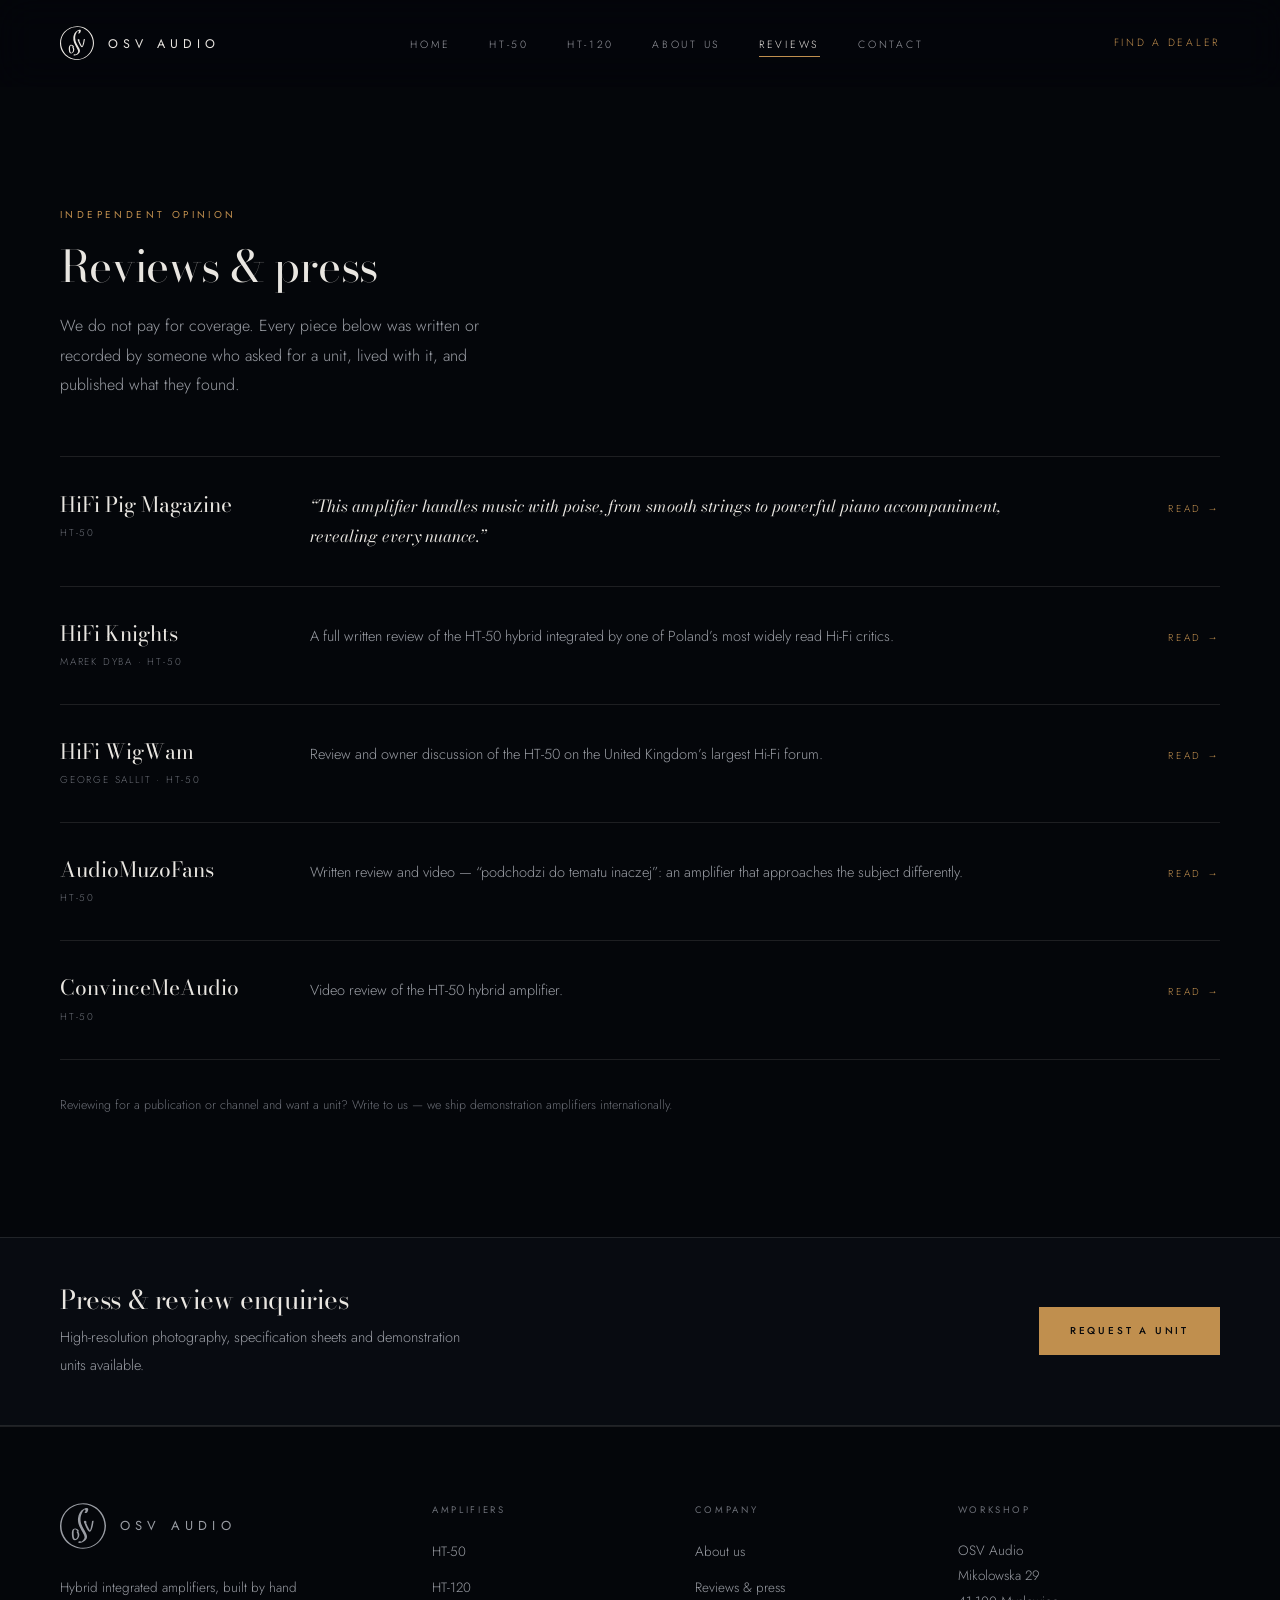
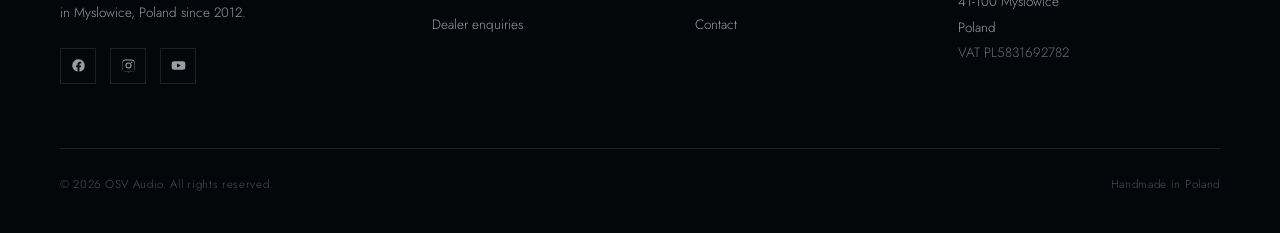
<file: reviews.html>
<!DOCTYPE html>
<html lang="en">
<head>
<meta charset="utf-8">
<meta name="viewport" content="width=device-width, initial-scale=1">
<title>Reviews & press — OSV Audio</title>
<meta name="description" content="Independent reviews of OSV Audio amplifiers from HiFi Pig, HiFi Knights, HiFi WigWam, AudioMuzoFans and ConvinceMeAudio.">
<meta property="og:title" content="Reviews & press — OSV Audio">
<meta property="og:description" content="Independent reviews of OSV Audio amplifiers from HiFi Pig, HiFi Knights, HiFi WigWam, AudioMuzoFans and ConvinceMeAudio.">
<meta property="og:type" content="website">
<meta property="og:image" content="https://osv-audio.com/assets/img/fb/osv-fb-home.jpg">
<link rel="icon" href="assets/img/logo_osv_light.svg">
<link rel="mask-icon" href="assets/img/logo_osv_mark.svg" color="#c08f4e">
<link rel="preconnect" href="https://fonts.googleapis.com">
<link rel="preconnect" href="https://fonts.gstatic.com" crossorigin>
<link href="https://fonts.googleapis.com/css2?family=Bodoni+Moda:ital,opsz,wght@0,6..96,400;0,6..96,500;1,6..96,400&family=Jost:wght@200;300;400;500&display=swap" rel="stylesheet">
<link rel="stylesheet" href="assets/css/site.css">
</head>
<body>

<header class="site-head">
  <div class="inner">
    <a class="brandmark" href="index.html" aria-label="OSV Audio — home">
      <svg class="mark" viewBox="0 0 297.922 294.747" aria-hidden="true" focusable="false"><path fill="currentColor" d="M132.801,102.629c0.367-16.028,4.488-32.955,12.968-46.664c3.123-5.065,11.978-18.393,17.351-14.547 c6.79,4.854-1.162,16.741-4.642,21.653c-0.806,1.122,13.767,0.854,16.595-3.139c4.276-5.992,13.074-21.903,3.797-27.677 c-5.991-3.732-19.872,2.227-25.237,4.748c-22.832,10.734-33.434,34.924-36.694,58.771c-4.88,35.646,13.748,64.509,30.198,94.407 c5.39,9.805,12.789,22.106,11.878,33.824c-0.586,7.619-20.74,31.645-24.482,23.327c-1.683-3.74-18.025,1.967-16.872,4.512 c5.912,13.18,34.214-2.854,41.111-7.748c18.627-13.188,20.018-28.296,10.554-48.225 C154.933,165.568,131.962,137.989,132.801,102.629z"/><path fill="currentColor" d="M207.548,116.133c-2.748,17.278-5.286,34.922-10.293,51.729c-0.651,2.188-2.384,5.192-3.413,7.853 c-0.667-0.7-1.231-1.296-1.337-1.429c-2.656-3.276-16.563-31.716-23.971-47.157c1.839-0.662,3.287-1.635,3.182-2.75 c-0.732-7.61-5.717-14.196-13.677-8.961c-4.977,3.27-3.374,6.017-1.414,10.83c6.961,17.125,14.185,36.768,25.88,51.298 c24.619,30.571,34.263-57.037,35.239-63.152C218.158,111.726,207.962,113.506,207.548,116.133z"/><path fill="currentColor" d="M118.245,184.405c2.564-0.712,4.842-2.276,4.295-3.959c-4.458-13.643-23.866-22.505-36.263-13.504 c-13.1,9.513-9.262,39.378-7.172,53.005c2.513,16.505,15.099,24.514,30.221,15.375C124.816,225.983,131.24,198.289,118.245,184.405 z M108.409,227.501c-13.253,13.399-18.481-4.245-19.553-14.864c-0.896-9.043-1.164-18.375-0.417-27.433 c0.409-5.008,1.317-14.546,7.529-16.025c6.212-1.479,14.604,8.944,16.254,14.024c0,0.002,0.002,0.002,0.002,0.005 c-3.086,0.833-5.931,2.836-4.319,4.395C116.435,195.871,117.19,218.631,108.409,227.501z"/><path fill="currentColor" d="M198.848,8.025C141.534-11.814,75.413,6.001,35.751,51.841C-5.357,99.344-11.805,169.414,20.53,223.42 c31.776,53.044,95.035,80.169,155.469,68.745c69.829-13.197,120.832-74.43,121.923-145.257 C296.962,84.552,258.275,28.604,198.848,8.025z M198.1,280.018c-56.25,21.181-121.132,1.83-158.176-45.005 C4.611,190.359-0.682,127.027,27.175,77.276c29.773-53.184,92.088-81.43,151.656-67.641 c64.086,14.823,108.651,73.112,109.643,138.207C287.597,205.791,253.104,259.301,198.1,280.018z"/></svg>
      <span class="wordmark">OSV Audio</span>
    </a>
    <nav class="site-nav" id="nav">
      <ul>
        <li><a href="index.html">Home</a></li>
        <li><a href="ht-50.html">HT-50</a></li>
        <li><a href="ht-120.html">HT-120</a></li>
        <li><a href="about.html">About us</a></li>
        <li><a href="reviews.html" aria-current="page">Reviews</a></li>
        <li><a href="contact.html">Contact</a></li>
      </ul>
    </nav>
    <a class="head-cta" href="contact.html#dealers">Find a dealer</a>
    <button class="nav-toggle" aria-label="Menu" aria-expanded="false" aria-controls="nav">
      <span></span><span></span><span></span>
    </button>
  </div>
</header>

<main>

<section class="section" style="padding-top:120px">
  <div class="wrap">
    <div class="section__head reveal">
      <div class="eyebrow eyebrow--brass">Independent opinion</div>
      <h2>Reviews &amp; press</h2>
      <p class="lede" style="margin-top:22px">We do not pay for coverage. Every piece below was written
      or recorded by someone who asked for a unit, lived with it, and published what they found.</p>
    </div>

    <div class="press-list reveal">
      <a class="press-item" href="https://www.hifipig.com/osv-ht-50-amplifier/" target="_blank" rel="noopener">
        <div>
          <div class="pub">HiFi Pig Magazine</div>
          <div class="who">HT-50</div>
        </div>
        <div class="txt"><q>This amplifier handles music with poise, from smooth strings to powerful piano accompaniment, revealing every nuance.</q></div>
        <div class="go">Read →</div>
      </a>
      <a class="press-item" href="https://hifiknights.com/reviews/amplifiers/osv-ht-50/" target="_blank" rel="noopener">
        <div>
          <div class="pub">HiFi Knights</div>
          <div class="who">Marek Dyba · HT-50</div>
        </div>
        <div class="txt">A full written review of the HT-50 hybrid integrated by one of Poland’s most widely read Hi-Fi critics.</div>
        <div class="go">Read →</div>
      </a>
      <a class="press-item" href="https://www.hifiwigwam.com/forum/threads/osv-ht50-amplifier-review.114360/" target="_blank" rel="noopener">
        <div>
          <div class="pub">HiFi WigWam</div>
          <div class="who">George Sallit · HT-50</div>
        </div>
        <div class="txt">Review and owner discussion of the HT-50 on the United Kingdom’s largest Hi-Fi forum.</div>
        <div class="go">Read →</div>
      </a>
      <a class="press-item" href="https://audiomuzofans.pl/test-osv-th-50-podchodzi-do-tematu-inaczej/" target="_blank" rel="noopener">
        <div>
          <div class="pub">AudioMuzoFans</div>
          <div class="who">HT-50</div>
        </div>
        <div class="txt">Written review and video — “podchodzi do tematu inaczej”: an amplifier that approaches the subject differently.</div>
        <div class="go">Read →</div>
      </a>
      <a class="press-item" href="https://www.youtube.com/watch?v=ZR7kHxW1DQE" target="_blank" rel="noopener">
        <div>
          <div class="pub">ConvinceMeAudio</div>
          <div class="who">HT-50</div>
        </div>
        <div class="txt">Video review of the HT-50 hybrid amplifier.</div>
        <div class="go">Read →</div>
      </a>
    </div>

    <p style="margin-top:34px;color:var(--ink-3);font-size:12.5px">
      Reviewing for a publication or channel and want a unit? Write to us — we ship demonstration
      amplifiers internationally.
    </p>
  </div>
</section>

<section class="band">
  <div class="inner">
    <div>
      <h3>Press &amp; review enquiries</h3>
      <p>High-resolution photography, specification sheets and demonstration units available.</p>
    </div>
    <a class="btn btn--solid" href="contact.html">Request a unit</a>
  </div>
</section>
</main>

<footer class="site-foot">
  <div class="wrap">
    <div class="foot-grid">
      <div class="foot-brand">
        <a class="brandmark brandmark--foot" href="index.html" aria-label="OSV Audio">
          <svg class="mark" viewBox="0 0 297.922 294.747" aria-hidden="true" focusable="false"><path fill="currentColor" d="M132.801,102.629c0.367-16.028,4.488-32.955,12.968-46.664c3.123-5.065,11.978-18.393,17.351-14.547 c6.79,4.854-1.162,16.741-4.642,21.653c-0.806,1.122,13.767,0.854,16.595-3.139c4.276-5.992,13.074-21.903,3.797-27.677 c-5.991-3.732-19.872,2.227-25.237,4.748c-22.832,10.734-33.434,34.924-36.694,58.771c-4.88,35.646,13.748,64.509,30.198,94.407 c5.39,9.805,12.789,22.106,11.878,33.824c-0.586,7.619-20.74,31.645-24.482,23.327c-1.683-3.74-18.025,1.967-16.872,4.512 c5.912,13.18,34.214-2.854,41.111-7.748c18.627-13.188,20.018-28.296,10.554-48.225 C154.933,165.568,131.962,137.989,132.801,102.629z"/><path fill="currentColor" d="M207.548,116.133c-2.748,17.278-5.286,34.922-10.293,51.729c-0.651,2.188-2.384,5.192-3.413,7.853 c-0.667-0.7-1.231-1.296-1.337-1.429c-2.656-3.276-16.563-31.716-23.971-47.157c1.839-0.662,3.287-1.635,3.182-2.75 c-0.732-7.61-5.717-14.196-13.677-8.961c-4.977,3.27-3.374,6.017-1.414,10.83c6.961,17.125,14.185,36.768,25.88,51.298 c24.619,30.571,34.263-57.037,35.239-63.152C218.158,111.726,207.962,113.506,207.548,116.133z"/><path fill="currentColor" d="M118.245,184.405c2.564-0.712,4.842-2.276,4.295-3.959c-4.458-13.643-23.866-22.505-36.263-13.504 c-13.1,9.513-9.262,39.378-7.172,53.005c2.513,16.505,15.099,24.514,30.221,15.375C124.816,225.983,131.24,198.289,118.245,184.405 z M108.409,227.501c-13.253,13.399-18.481-4.245-19.553-14.864c-0.896-9.043-1.164-18.375-0.417-27.433 c0.409-5.008,1.317-14.546,7.529-16.025c6.212-1.479,14.604,8.944,16.254,14.024c0,0.002,0.002,0.002,0.002,0.005 c-3.086,0.833-5.931,2.836-4.319,4.395C116.435,195.871,117.19,218.631,108.409,227.501z"/><path fill="currentColor" d="M198.848,8.025C141.534-11.814,75.413,6.001,35.751,51.841C-5.357,99.344-11.805,169.414,20.53,223.42 c31.776,53.044,95.035,80.169,155.469,68.745c69.829-13.197,120.832-74.43,121.923-145.257 C296.962,84.552,258.275,28.604,198.848,8.025z M198.1,280.018c-56.25,21.181-121.132,1.83-158.176-45.005 C4.611,190.359-0.682,127.027,27.175,77.276c29.773-53.184,92.088-81.43,151.656-67.641 c64.086,14.823,108.651,73.112,109.643,138.207C287.597,205.791,253.104,259.301,198.1,280.018z"/></svg>
          <span class="wordmark">OSV Audio</span>
        </a>
        <p>Hybrid integrated amplifiers, built by hand in Myslowice, Poland since 2012.</p>
        <div class="socials">
          <a href="https://www.facebook.com/osvaudio/" target="_blank" rel="noopener" aria-label="Facebook">
            <svg viewBox="0 0 24 24"><path d="M22 12a10 10 0 1 0-11.6 9.9v-7H7.9V12h2.5V9.8c0-2.5 1.5-3.9 3.8-3.9 1.1 0 2.2.2 2.2.2v2.5h-1.3c-1.2 0-1.6.8-1.6 1.6V12h2.8l-.4 2.9h-2.4v7A10 10 0 0 0 22 12Z"/></svg>
          </a>
          <a href="https://www.instagram.com/" target="_blank" rel="noopener" aria-label="Instagram">
            <svg viewBox="0 0 24 24"><path d="M12 2.2c3.2 0 3.6 0 4.9.1 1.2.1 1.8.3 2.2.4.6.2 1 .5 1.4.9.4.4.7.8.9 1.4.2.4.4 1 .4 2.2.1 1.3.1 1.7.1 4.9s0 3.6-.1 4.9c-.1 1.2-.3 1.8-.4 2.2-.2.6-.5 1-.9 1.4-.4.4-.8.7-1.4.9-.4.2-1 .4-2.2.4-1.3.1-1.7.1-4.9.1s-3.6 0-4.9-.1c-1.2-.1-1.8-.3-2.2-.4-.6-.2-1-.5-1.4-.9-.4-.4-.7-.8-.9-1.4-.2-.4-.4-1-.4-2.2C2.2 15.6 2.2 15.2 2.2 12s0-3.6.1-4.9c.1-1.2.3-1.8.4-2.2.2-.6.5-1 .9-1.4.4-.4.8-.7 1.4-.9.4-.2 1-.4 2.2-.4C8.4 2.2 8.8 2.2 12 2.2Zm0 1.8c-3.1 0-3.5 0-4.7.1-1.1.1-1.7.2-2.1.4-.5.2-.9.4-1.2.8-.4.3-.6.7-.8 1.2-.2.4-.3 1-.4 2.1-.1 1.2-.1 1.6-.1 4.7s0 3.5.1 4.7c.1 1.1.2 1.7.4 2.1.2.5.4.9.8 1.2.3.4.7.6 1.2.8.4.2 1 .3 2.1.4 1.2.1 1.6.1 4.7.1s3.5 0 4.7-.1c1.1-.1 1.7-.2 2.1-.4.5-.2.9-.4 1.2-.8.4-.3.6-.7.8-1.2.2-.4.3-1 .4-2.1.1-1.2.1-1.6.1-4.7s0-3.5-.1-4.7c-.1-1.1-.2-1.7-.4-2.1-.2-.5-.4-.9-.8-1.2-.3-.4-.7-.6-1.2-.8-.4-.2-1-.3-2.1-.4-1.2-.1-1.6-.1-4.7-.1Zm0 3.1a4.9 4.9 0 1 1 0 9.8 4.9 4.9 0 0 1 0-9.8Zm0 8.1a3.2 3.2 0 1 0 0-6.4 3.2 3.2 0 0 0 0 6.4Zm6.2-8.3a1.15 1.15 0 1 1-2.3 0 1.15 1.15 0 0 1 2.3 0Z"/></svg>
          </a>
          <a href="https://www.youtube.com/" target="_blank" rel="noopener" aria-label="YouTube">
            <svg viewBox="0 0 24 24"><path d="M23 12s0-3.2-.4-4.7a2.5 2.5 0 0 0-1.8-1.8C19.3 5.1 12 5.1 12 5.1s-7.3 0-8.8.4a2.5 2.5 0 0 0-1.8 1.8C1 8.8 1 12 1 12s0 3.2.4 4.7c.2.9.9 1.6 1.8 1.8 1.5.4 8.8.4 8.8.4s7.3 0 8.8-.4a2.5 2.5 0 0 0 1.8-1.8C23 15.2 23 12 23 12ZM9.7 15.3V8.7l6.1 3.3-6.1 3.3Z"/></svg>
          </a>
        </div>
      </div>

      <div>
        <h4>Amplifiers</h4>
        <ul>
          <li><a href="ht-50.html">HT-50</a></li>
          <li><a href="ht-120.html">HT-120</a></li>
          <li><a href="contact.html#dealers">Dealer enquiries</a></li>
        </ul>
      </div>

      <div>
        <h4>Company</h4>
        <ul>
          <li><a href="about.html">About us</a></li>
          <li><a href="reviews.html">Reviews &amp; press</a></li>
          <li><a href="contact.html">Contact</a></li>
        </ul>
      </div>

      <div>
        <h4>Workshop</h4>
        <address>
          OSV Audio<br>
          Mikolowska 29<br>
          41-100 Myslowice<br>
          Poland<br>
          <span style="color:var(--ink-3)">VAT PL5831692782</span>
        </address>
      </div>
    </div>

    <div class="foot-base">
      <span>© 2026 OSV Audio. All rights reserved.</span>
      <span>Handmade in Poland</span>
    </div>
  </div>
</footer>

<script src="assets/js/site.js"></script>
</body>
</html>
</file>
<file: assets/css/site.css>
/* ============================================================
   OSV AUDIO — "Noir" design system
   ------------------------------------------------------------
   Typography : Bodoni Moda (display) · Jost (interface)
   Palette    : near-black ground, warm brass accent sampled
                from the valve glow in the product photography.
   ============================================================ */

:root{
  --ink:      #e9e6e1;   /* primary text                */
  --ink-2:    #9a9da4;   /* body copy, secondary        */
  --ink-3:    #6b6e76;   /* captions, meta              */
  --ink-4:    #4b4e56;   /* faintest                    */
  --ground:   #04060a;   /* page background             */
  --ground-2: #080b11;   /* raised panels               */
  --ground-3: #0c1017;   /* inputs, wells               */
  --line:     rgba(233,230,225,.11);
  --line-2:   rgba(233,230,225,.20);
  --brass:    #c08f4e;
  --brass-2:  #dcb47c;

  --display: "Bodoni Moda", "Times New Roman", serif;
  --ui:      "Jost", -apple-system, BlinkMacSystemFont, "Segoe UI", sans-serif;

  --gut: 60px;           /* page gutter                 */
  --max: 1460px;         /* content measure — steps up below */
}
@media(min-width:1720px){ :root{ --max:1580px; --gut:70px } }
@media(min-width:2200px){ :root{ --max:1720px; --gut:80px } }

*{box-sizing:border-box;margin:0;padding:0}
html{scroll-behavior:smooth;-webkit-text-size-adjust:100%}
body{
  background:var(--ground);
  color:var(--ink);
  font-family:var(--ui);
  font-weight:300;
  line-height:1.6;
  -webkit-font-smoothing:antialiased;
  overflow-x:hidden;
}
img{display:block;max-width:100%}
a{color:inherit;text-decoration:none}
.tnum{font-variant-numeric:tabular-nums}
.wrap{max-width:var(--max);margin:0 auto;padding:0 var(--gut)}

/* ---------- type primitives ---------- */
.eyebrow{
  font-size:10px;letter-spacing:.34em;text-transform:uppercase;
  color:var(--ink-3);font-weight:400;
}
.eyebrow--brass{color:var(--brass)}
h1,h2,h3{font-family:var(--display);font-weight:400;letter-spacing:-.015em}
h1{font-size:clamp(44px,5.2vw,88px);line-height:.96}
h2{font-size:clamp(30px,3.4vw,52px);line-height:1.06}
h3{font-size:clamp(21px,1.7vw,27px);line-height:1.2}
em.brass{font-style:italic;color:var(--brass)}
p{color:var(--ink-2);font-size:14.5px;line-height:1.9}
.lede{font-size:16px;line-height:1.85;color:var(--ink-2);max-width:52ch}

.link{
  display:inline-block;font-size:10px;letter-spacing:.3em;text-transform:uppercase;
  color:var(--ink);padding-bottom:8px;border-bottom:1px solid var(--brass);
  transition:color .3s, border-color .3s;
}
.link:hover{color:var(--brass-2);border-color:var(--brass-2)}
.btn{
  display:inline-block;font-size:10px;letter-spacing:.28em;text-transform:uppercase;
  padding:15px 30px;border:1px solid var(--line-2);color:var(--ink);
  transition:border-color .3s,background .3s,color .3s;cursor:pointer;
}
.btn:hover{border-color:var(--brass);color:var(--brass-2)}
.btn--solid{background:var(--brass);border-color:var(--brass);color:#08090c;font-weight:500}
.btn--solid:hover{background:var(--brass-2);border-color:var(--brass-2);color:#08090c}

/* ---------- header ---------- */
.site-head{
  position:sticky;top:0;z-index:100;
  background:rgba(4,6,10,.82);
  backdrop-filter:blur(18px) saturate(130%);
  border-bottom:1px solid transparent;
  transition:border-color .35s, background .35s;
}
.site-head.is-stuck{border-bottom-color:var(--line);background:rgba(4,6,10,.94)}
.site-head .inner{
  max-width:var(--max);margin:0 auto;padding:26px var(--gut);
  display:flex;align-items:center;justify-content:space-between;gap:30px;
}
/* Brand lockup: the OSV monogram beside a letterspaced wordmark.
   The mark is inlined SVG filled with currentColor, so it takes the
   colour of whatever it sits in and can be tinted on hover. */
.brandmark{display:flex;align-items:center;gap:14px;color:var(--ink)}
.brandmark .mark{
  width:34px;height:34px;display:block;flex:none;
  transition:color .35s ease;
}
.brandmark .wordmark{
  font-family:var(--ui);font-size:12.5px;font-weight:400;
  letter-spacing:.40em;text-transform:uppercase;white-space:nowrap;
  padding-top:1px;
}
.brandmark:hover .mark{color:var(--brass)}
.brandmark img{height:24px;width:auto}
.brandmark .fallback{
  font-family:var(--ui);font-size:13px;letter-spacing:.42em;text-transform:uppercase;
  color:var(--ink);white-space:nowrap;
}
.brandmark--foot .mark{width:46px;height:46px}
.brandmark--foot .wordmark{font-size:13px}
.site-nav ul{display:flex;gap:38px;list-style:none}
.site-nav a{
  font-size:10.5px;letter-spacing:.26em;text-transform:uppercase;color:var(--ink-2);
  padding:4px 0;border-bottom:1px solid transparent;transition:color .3s,border-color .3s;
}
.site-nav a:hover{color:var(--ink)}
.site-nav a[aria-current="page"]{color:var(--ink);border-bottom-color:var(--brass)}
.head-cta{font-size:10.5px;letter-spacing:.26em;text-transform:uppercase;color:var(--brass)}
.head-cta:hover{color:var(--brass-2)}
.nav-toggle{display:none;background:none;border:0;color:var(--ink);cursor:pointer;padding:6px}
.nav-toggle span{display:block;width:22px;height:1px;background:currentColor;margin:5px 0}

/* ---------- hero ---------- */
.hero{position:relative;margin-top:-92px}
.hero__img{width:100%;height:min(84vh,820px);object-fit:cover;object-position:76% 54%}
.hero::after{
  content:"";position:absolute;inset:0;pointer-events:none;
  background:
    linear-gradient(0deg, var(--ground) 0%, rgba(4,6,10,0) 26%),
    linear-gradient(90deg, rgba(4,6,10,.62) 0%, rgba(4,6,10,0) 44%);
}
/* The copy is positioned against the same centred container as the rest
   of the page, not against the viewport — otherwise it drifts left of
   every other element on wide displays. */
.hero__copy{
  position:absolute;top:50%;left:50%;transform:translate(-50%,-52%);
  z-index:3;width:100%;max-width:var(--max);padding:0 var(--gut);
}
.hero__copy .eyebrow{margin-bottom:32px}
.hero__copy h1{max-width:16ch}
.hero__copy p{margin-top:30px;max-width:38ch}
.hero__copy .link{margin-top:38px}

.hero--page{position:relative;margin-top:-92px}
.hero--page .hero__img{height:min(66vh,600px);object-position:60% 58%}
.hero--page .hero__copy{top:auto;bottom:56px;transform:translateX(-50%)}

/* ---------- spec strip ---------- */
.strip{
  display:grid;grid-template-columns:repeat(4,1fr);
  border-top:1px solid var(--line);
  max-width:var(--max);margin:0 auto;padding:0 var(--gut);
  position:relative;z-index:4;
}
.strip > div{padding:34px 30px 38px 0}
.strip dt{font-size:9.5px;letter-spacing:.28em;text-transform:uppercase;color:var(--ink-3);margin-bottom:13px}
.strip dd{font-family:var(--display);font-size:30px;line-height:1}
.strip dd em{
  font-style:normal;font-family:var(--ui);font-size:13px;
  color:var(--ink-3);letter-spacing:.04em;margin-left:5px;
}

/* ---------- generic section ---------- */
.section{padding:120px 0}
.section--tight{padding:84px 0}
.section__head{margin-bottom:56px;max-width:640px}
.section__head .eyebrow{margin-bottom:20px}
.rule{height:1px;background:var(--line);border:0;margin:0}

/* The edge-to-edge grids share the container's inner measure, so their
   left rail lines up with every headline on the page. */
.wrap .pair,.wrap .cols,.wrap .gallery{width:auto;max-width:none;margin-left:0;margin-right:0}
.pair,.cols,.gallery{
  width:calc(100% - var(--gut) * 2);
  max-width:calc(var(--max) - var(--gut) * 2);
  margin-left:auto;margin-right:auto;
}

/* ---------- product pair ---------- */
.pair{display:grid;grid-template-columns:1fr 1fr;gap:1px;background:var(--line);
  border-left:1px solid var(--line);border-right:1px solid var(--line)}
.pair article{background:var(--ground);padding:0 0 44px}
.pair figure{overflow:hidden;background:var(--ground-2)}
.pair figure img{width:100%;height:340px;object-fit:cover;object-position:50% 56%;
  transition:transform 1.1s cubic-bezier(.2,.7,.2,1)}
.pair article:hover figure img{transform:scale(1.03)}
.pair .body{padding:34px 40px 0}
.pair h3{margin-bottom:6px}
.pair .sub{font-size:11px;letter-spacing:.22em;text-transform:uppercase;color:var(--ink-3)}
.pair p{margin-top:18px;max-width:42ch}
.pair .link{margin-top:26px}

/* ---------- craft columns ---------- */
.cols{display:grid;grid-template-columns:repeat(3,1fr);gap:1px;background:var(--line);
  border-left:1px solid var(--line);border-right:1px solid var(--line)}
.cols > div{background:var(--ground);padding:44px 40px 50px}
.cols .num{font-family:var(--display);font-size:15px;color:var(--brass);letter-spacing:.1em;margin-bottom:22px}
.cols h3{font-size:23px;margin-bottom:14px}

/* ---------- two-column text block ---------- */
.two{display:grid;grid-template-columns:1fr 1fr;gap:70px;align-items:start}
.two--wide{grid-template-columns:1fr 1.15fr;gap:80px}
.two--form{grid-template-columns:1.35fr 1fr;gap:80px}

/* ---------- pull quote ---------- */
.pull{text-align:center;max-width:800px;margin:0 auto;padding:0 40px}
.pull blockquote{font-family:var(--display);font-style:italic;font-size:clamp(22px,2.4vw,34px);line-height:1.44}
.pull cite{
  display:block;margin-top:30px;font-style:normal;
  font-size:10px;letter-spacing:.3em;text-transform:uppercase;color:var(--ink-3);
}

/* ---------- spec sheet ---------- */
.sheet{display:grid;grid-template-columns:repeat(4,1fr);border-top:1px solid var(--line)}
.sheet > div{
  padding:26px 28px 30px 0;border-bottom:1px solid var(--line);
}
.sheet dt{font-size:9.5px;letter-spacing:.26em;text-transform:uppercase;color:var(--ink-3);margin-bottom:11px}
.sheet dd{font-size:15.5px;line-height:1.5;color:var(--ink)}
.sheet dd small{display:block;color:var(--ink-3);font-size:12.5px;margin-top:4px}
.sheet--wide{grid-template-columns:repeat(2,1fr)}
.sheet--wide dd{font-size:14.5px}

/* ---------- gallery ---------- */
.gallery{display:grid;grid-template-columns:repeat(4,1fr);gap:1px;background:var(--line);
  border-left:1px solid var(--line);border-right:1px solid var(--line)}
.gallery figure{background:var(--ground-2);overflow:hidden;aspect-ratio:4/3}
.gallery img{width:100%;height:100%;object-fit:cover;transition:transform 1s cubic-bezier(.2,.7,.2,1)}
.gallery figure:hover img{transform:scale(1.05)}
.gallery--3{grid-template-columns:repeat(3,1fr)}

/* photo placeholder (used when an image is missing / awaiting re-shoot) */
.photo-ph{
  width:100%;height:100%;min-height:200px;
  background:
    repeating-linear-gradient(45deg,#0a0d13,#0a0d13 10px,#0d1119 10px,#0d1119 20px);
  display:flex;align-items:center;justify-content:center;text-align:center;
  color:var(--ink-4);font-size:9.5px;letter-spacing:.26em;text-transform:uppercase;
  padding:20px;line-height:1.9;
}

/* ---------- press list ---------- */
.press-list{border-top:1px solid var(--line)}
.press-item{
  display:grid;grid-template-columns:210px 1fr 110px;gap:40px;align-items:baseline;
  padding:34px 0;border-bottom:1px solid var(--line);
  transition:background .3s;
}
.press-item:hover{background:var(--ground-2)}
.press-item .pub{font-family:var(--display);font-size:21px;color:var(--ink);line-height:1.15}
.press-item .who{font-size:10px;letter-spacing:.18em;text-transform:uppercase;color:var(--ink-3);margin-top:8px;line-height:1.7}
.press-item .txt{font-size:14.5px;color:var(--ink-2);line-height:1.85}
.press-item .txt q{font-family:var(--display);font-style:italic;color:var(--ink);font-size:16.5px}
.press-item .go{font-size:10px;letter-spacing:.26em;text-transform:uppercase;color:var(--brass);text-align:right}
.press-item:hover .go{color:var(--brass-2)}

/* ---------- dealer band ---------- */
.band{
  border-top:1px solid var(--line);border-bottom:1px solid var(--line);
  background:var(--ground-2);
}
.band .inner{
  max-width:var(--max);margin:0 auto;padding:46px var(--gut);
  display:flex;align-items:center;justify-content:space-between;gap:34px;flex-wrap:wrap;
}
.band h3{font-size:26px;margin-bottom:8px}
.band p{max-width:52ch}

/* ---------- form ---------- */
.form-grid{display:grid;grid-template-columns:1fr 1fr;gap:26px}
.field{display:flex;flex-direction:column}
.field--full{grid-column:1/-1}
.field label{font-size:9.5px;letter-spacing:.26em;text-transform:uppercase;color:var(--ink-3);margin-bottom:10px}
.field input,.field select,.field textarea{
  background:var(--ground-3);border:1px solid var(--line);color:var(--ink);
  font-family:var(--ui);font-size:14.5px;font-weight:300;padding:14px 16px;
  border-radius:0;transition:border-color .3s;
}
.field input:focus,.field select:focus,.field textarea:focus{outline:0;border-color:var(--brass)}
.field textarea{min-height:150px;resize:vertical}
.field select{appearance:none;background-image:linear-gradient(45deg,transparent 50%,var(--ink-3) 50%),linear-gradient(135deg,var(--ink-3) 50%,transparent 50%);background-position:calc(100% - 20px) 22px,calc(100% - 14px) 22px;background-size:6px 6px;background-repeat:no-repeat}
.form-note{font-size:12.5px;color:var(--ink-3);margin-top:6px}

/* ---------- footer ---------- */
.site-foot{border-top:1px solid var(--line);padding:76px 0 40px;background:var(--ground)}
.foot-grid{display:grid;grid-template-columns:1.5fr 1fr 1fr 1.2fr;gap:44px}
.foot-grid h4{font-size:9.5px;letter-spacing:.28em;text-transform:uppercase;color:var(--ink-3);margin-bottom:20px;font-weight:400;font-family:var(--ui)}
.foot-grid ul{list-style:none}
.foot-grid li{margin-bottom:11px}
.foot-grid a{font-size:13.5px;color:var(--ink-2);transition:color .3s}
.foot-grid a:hover{color:var(--ink)}
.foot-grid address{font-style:normal;font-size:13.5px;color:var(--ink-2);line-height:1.9}
.foot-brand .brandmark{margin-bottom:26px}
.foot-brand p{font-size:13.5px;max-width:30ch}
.socials{display:flex;gap:14px;margin-top:22px}
.socials a{
  width:36px;height:36px;border:1px solid var(--line);
  display:flex;align-items:center;justify-content:center;
  transition:border-color .3s,color .3s;color:var(--ink-2);
}
.socials a:hover{border-color:var(--brass);color:var(--brass)}
.socials svg{width:15px;height:15px;fill:currentColor}
.foot-base{
  margin-top:64px;padding-top:26px;border-top:1px solid var(--line);
  display:flex;justify-content:space-between;gap:20px;flex-wrap:wrap;
}
.foot-base span{font-size:11.5px;color:var(--ink-4);letter-spacing:.06em}

/* ---------- reveal on scroll ---------- */
.reveal{opacity:0;transform:translateY(18px);transition:opacity .9s ease,transform .9s cubic-bezier(.2,.7,.2,1)}
.reveal.in{opacity:1;transform:none}
@media (prefers-reduced-motion:reduce){
  .reveal{opacity:1;transform:none;transition:none}
  html{scroll-behavior:auto}
}

/* ---------- responsive ---------- */
@media(max-width:1080px){
  :root{--gut:34px}
  .foot-grid{grid-template-columns:1fr 1fr;gap:38px}
  .gallery{grid-template-columns:repeat(2,1fr)}
  .sheet{grid-template-columns:repeat(2,1fr)}
}
@media(max-width:820px){
  :root{--gut:22px}
  .site-nav{
    position:fixed;inset:64px 0 auto;background:var(--ground);
    border-bottom:1px solid var(--line);padding:22px var(--gut) 30px;
    display:none;
  }
  .site-nav.open{display:block}
  .site-nav ul{flex-direction:column;gap:0}
  .site-nav li{border-bottom:1px solid var(--line)}
  .site-nav a{display:block;padding:15px 0;font-size:12px}
  .nav-toggle{display:block}
  .brandmark{gap:11px}
  .brandmark .mark{width:29px;height:29px}
  .brandmark .wordmark{font-size:11px;letter-spacing:.32em}
  .head-cta{display:none}
  .hero,.hero--page{margin-top:-84px}
  .hero__img{height:58vh}
  .hero--page .hero__img{height:42vh}
  .hero::after{background:linear-gradient(0deg,var(--ground) 0%,rgba(4,6,10,0) 38%)}
  .hero__copy{position:static;transform:none;left:auto;padding:30px var(--gut) 4px;margin:0;max-width:none;width:auto}
  .hero--page .hero__copy{bottom:auto;transform:none;padding-top:26px}
  .hero__copy .eyebrow{margin-bottom:20px}
  .hero__copy p{max-width:none}
  .strip{grid-template-columns:1fr 1fr}
  .pair,.cols{grid-template-columns:1fr}
  .sheet,.sheet--wide{grid-template-columns:1fr}
  .press-item{grid-template-columns:1fr;gap:12px}
  .press-item .go{text-align:left}
  .form-grid{grid-template-columns:1fr}
  .two,.two--wide,.two--form{grid-template-columns:1fr;gap:40px}
  .foot-grid{grid-template-columns:1fr}
  .section{padding:80px 0}
  .gallery,.gallery--3{grid-template-columns:1fr 1fr}
}
</file>
